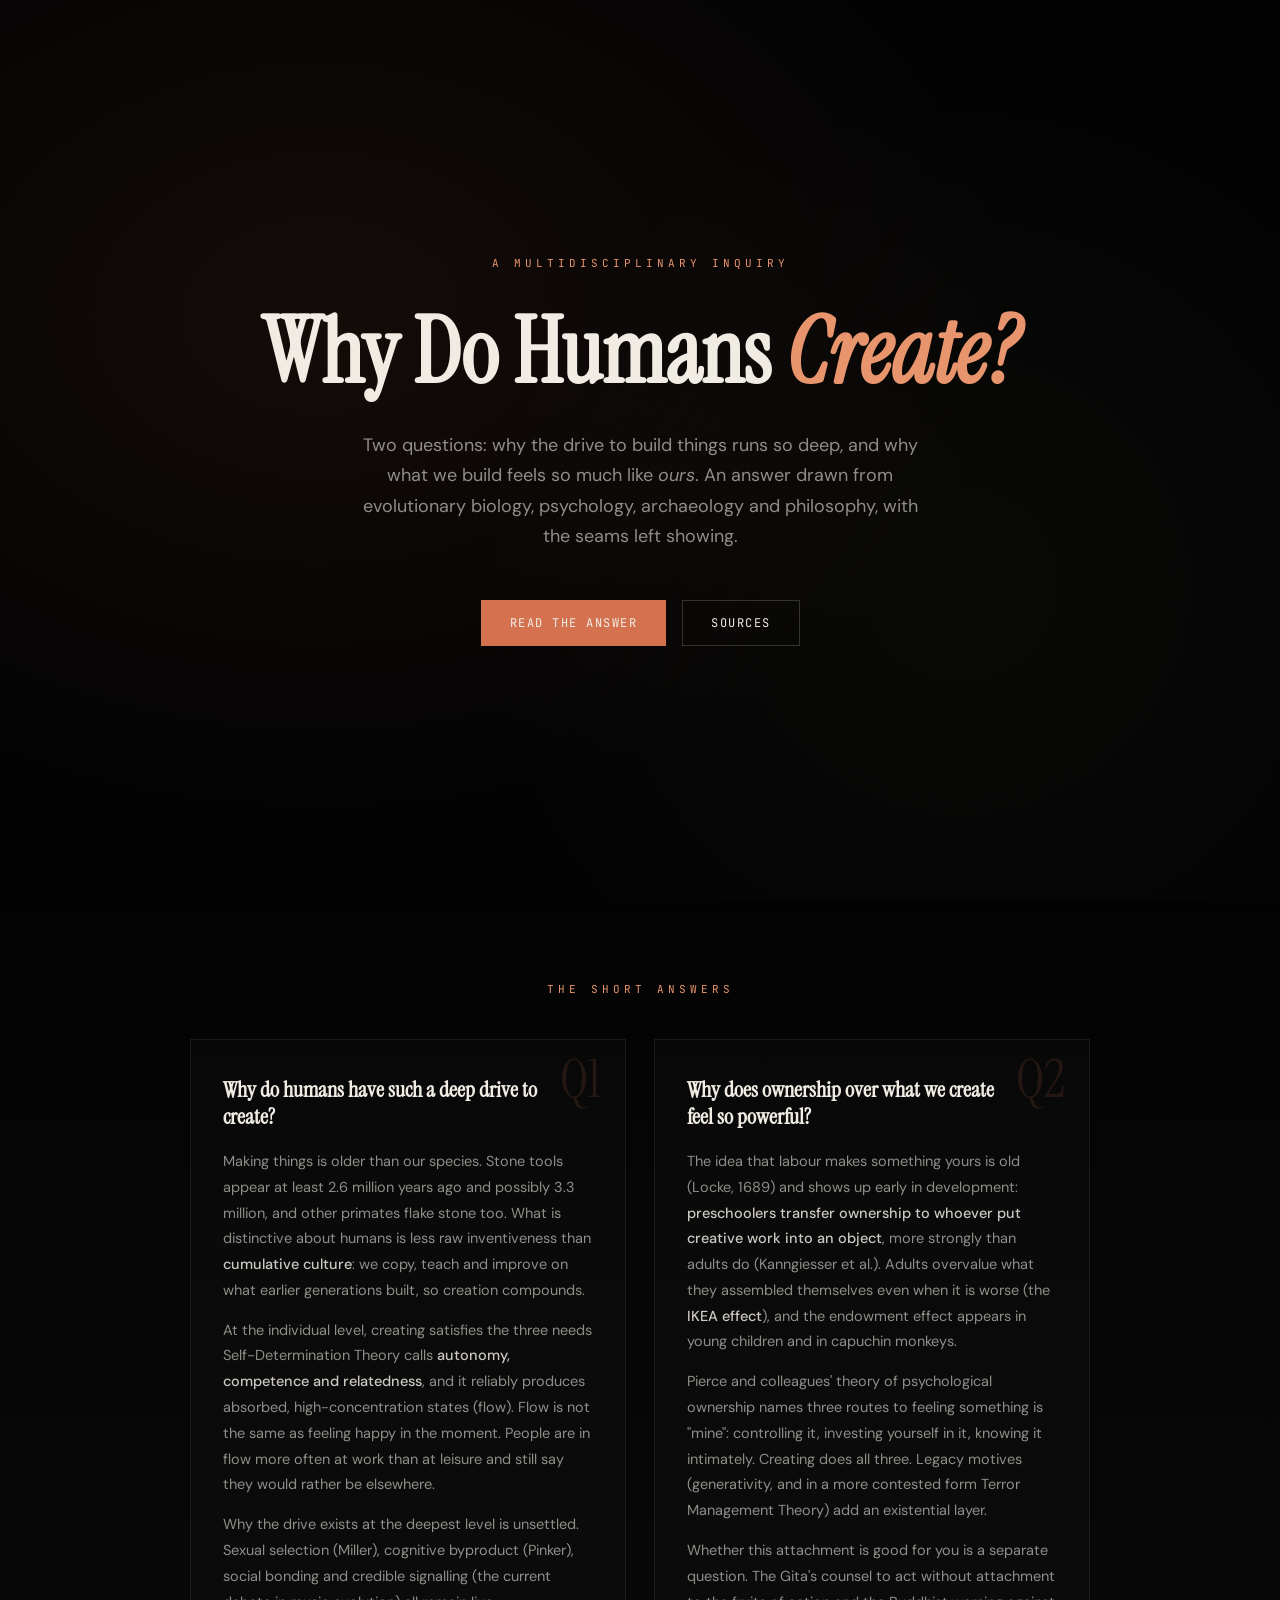
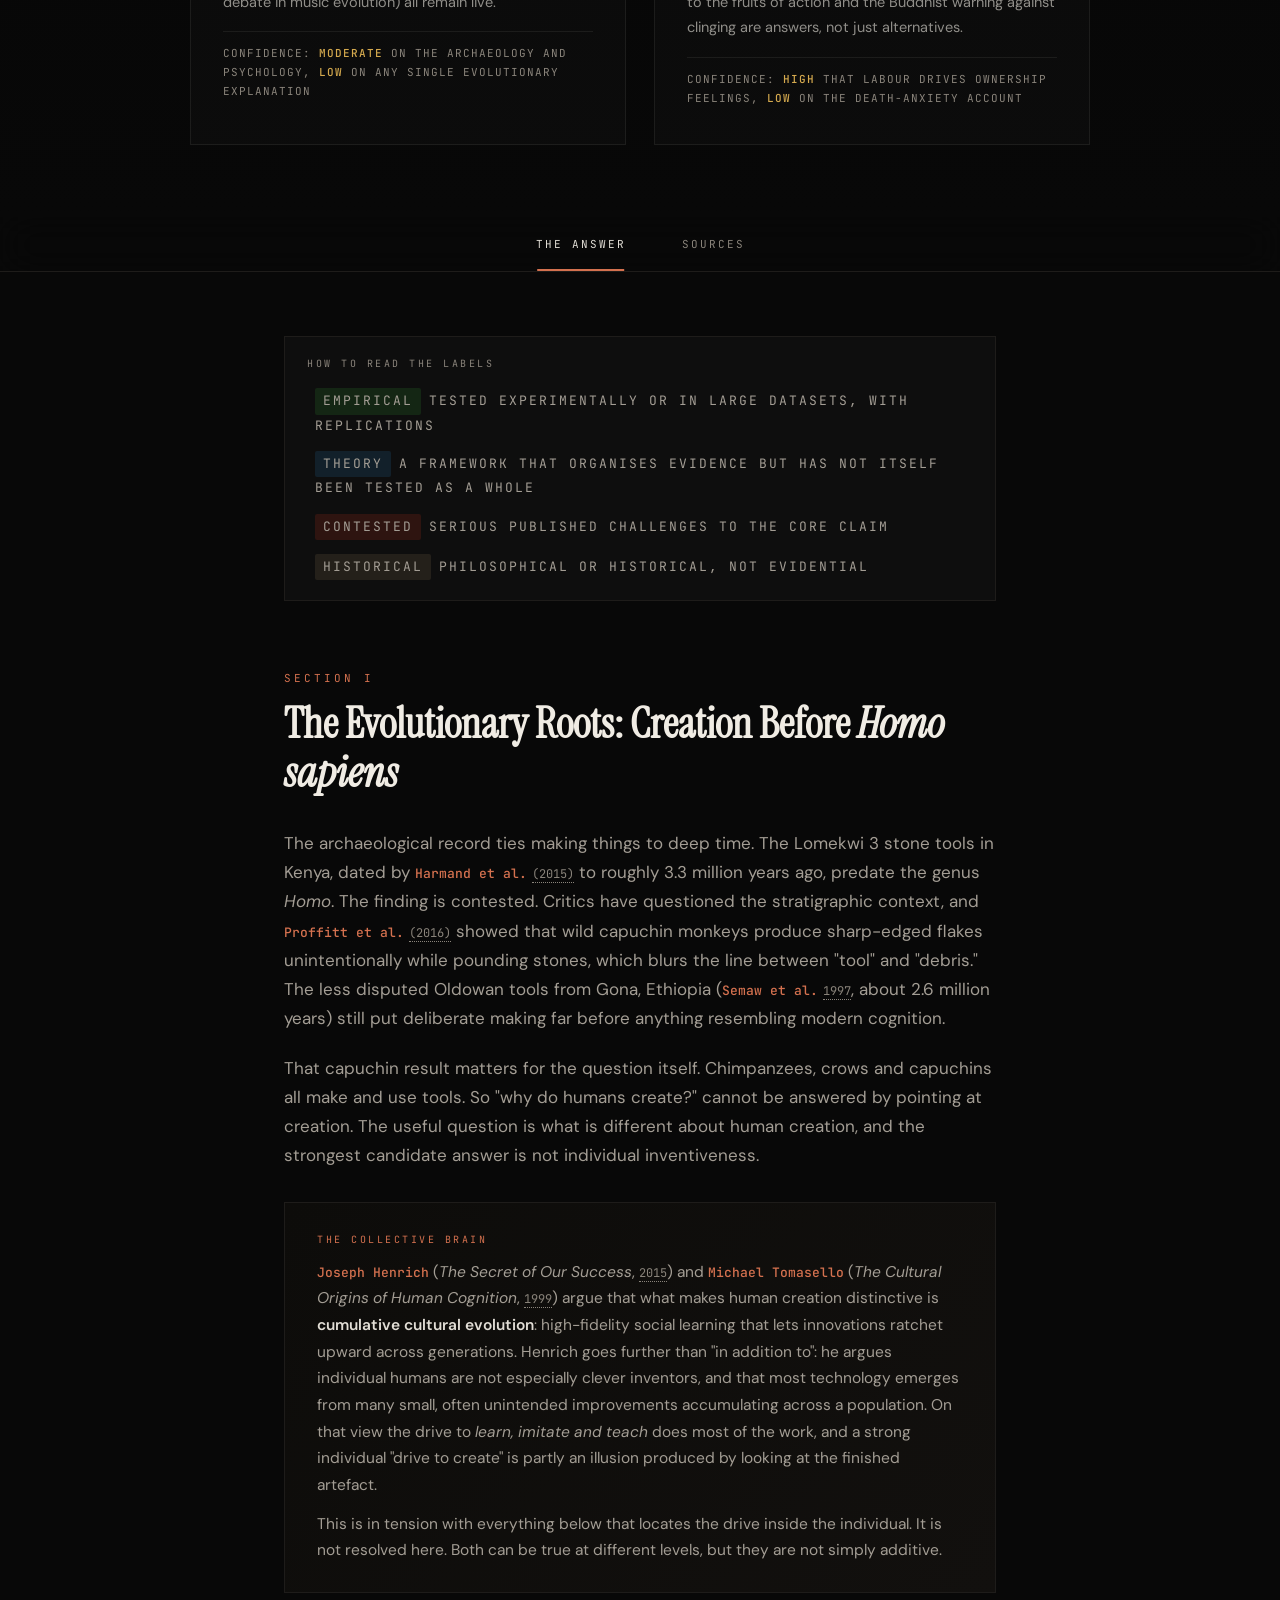
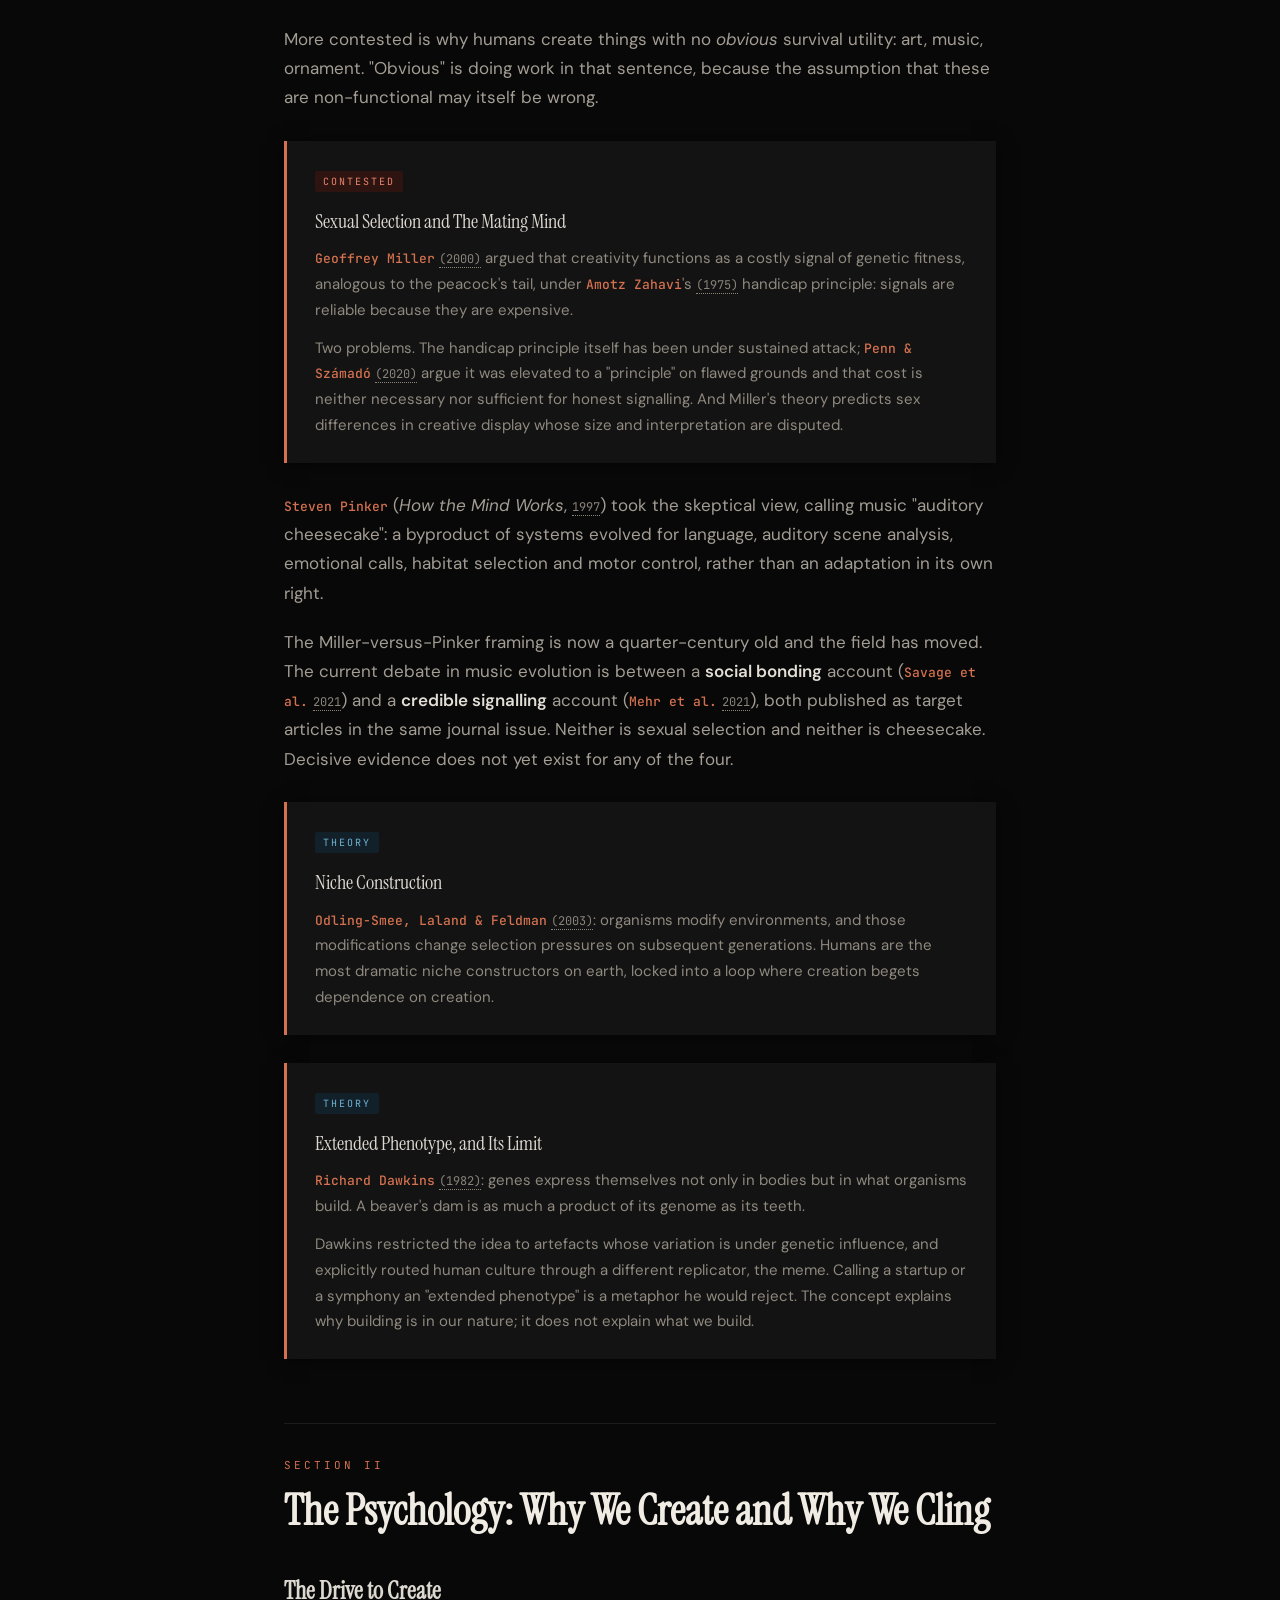
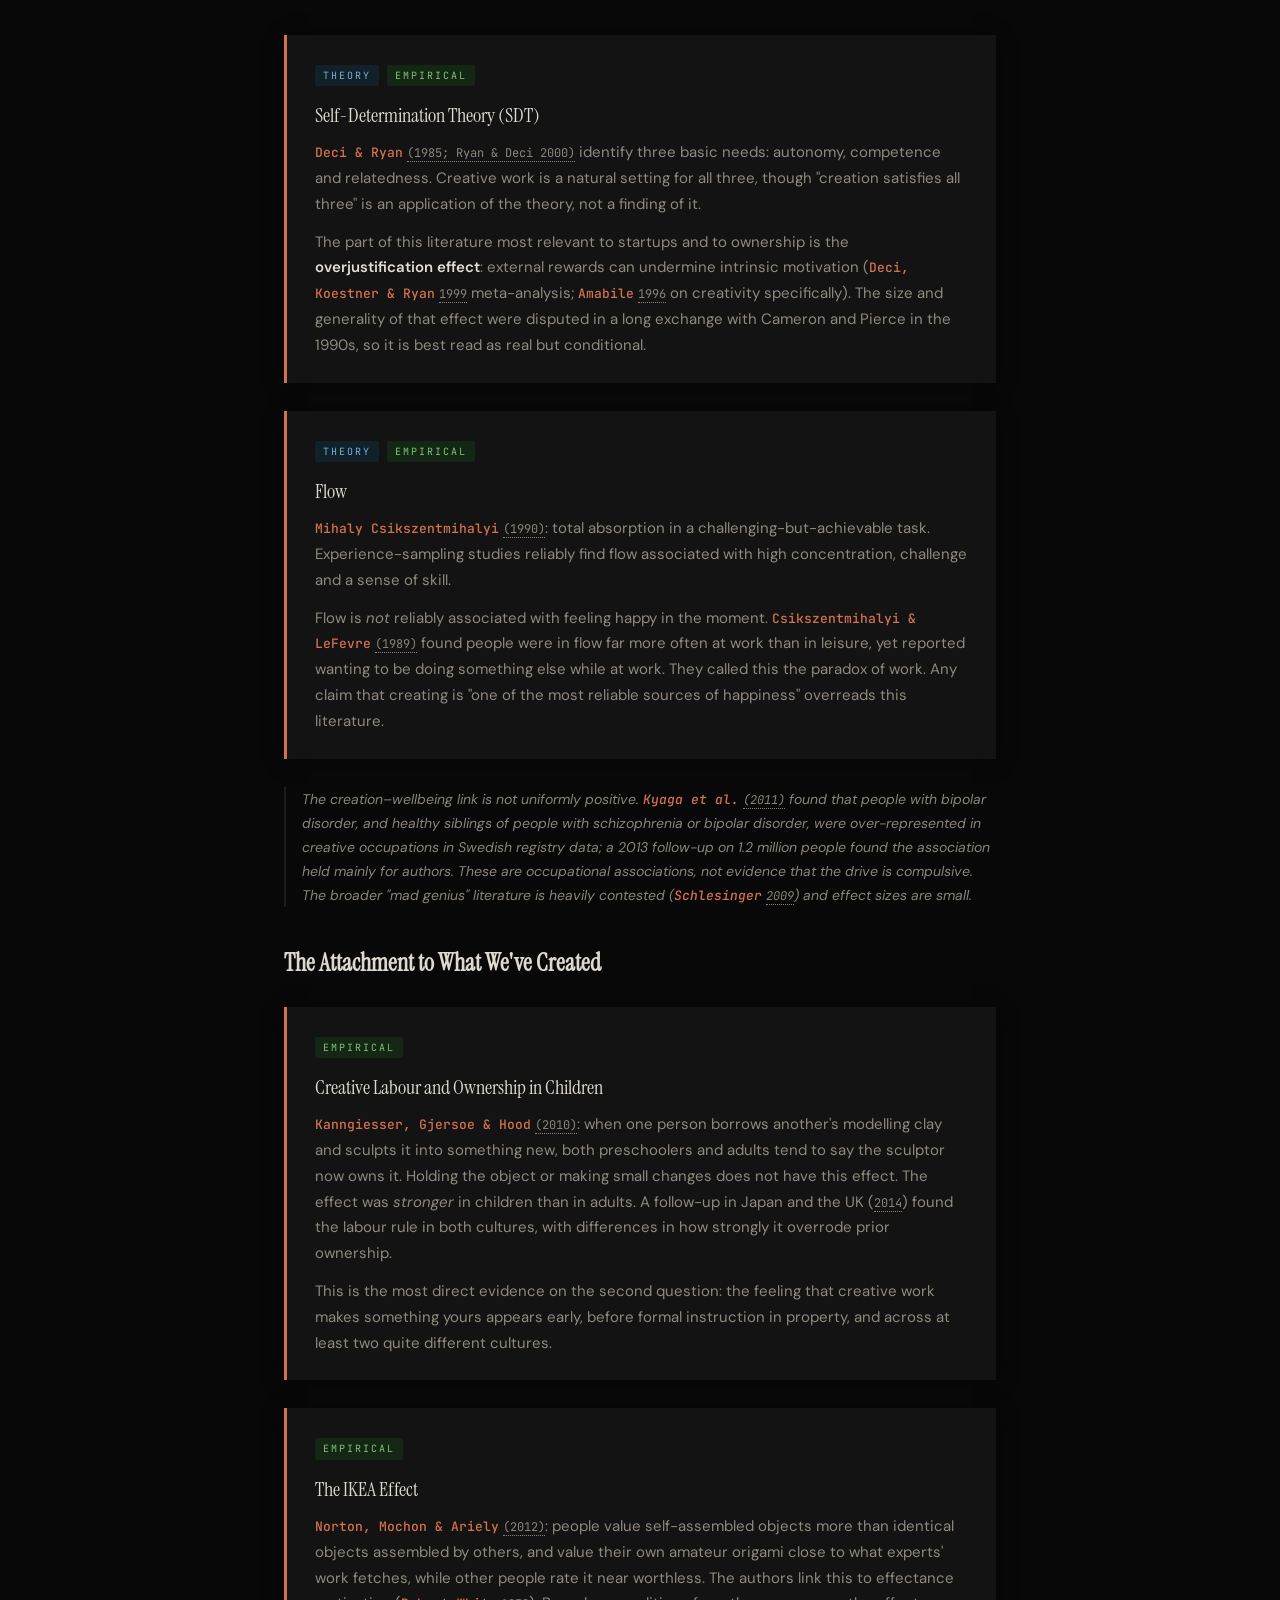
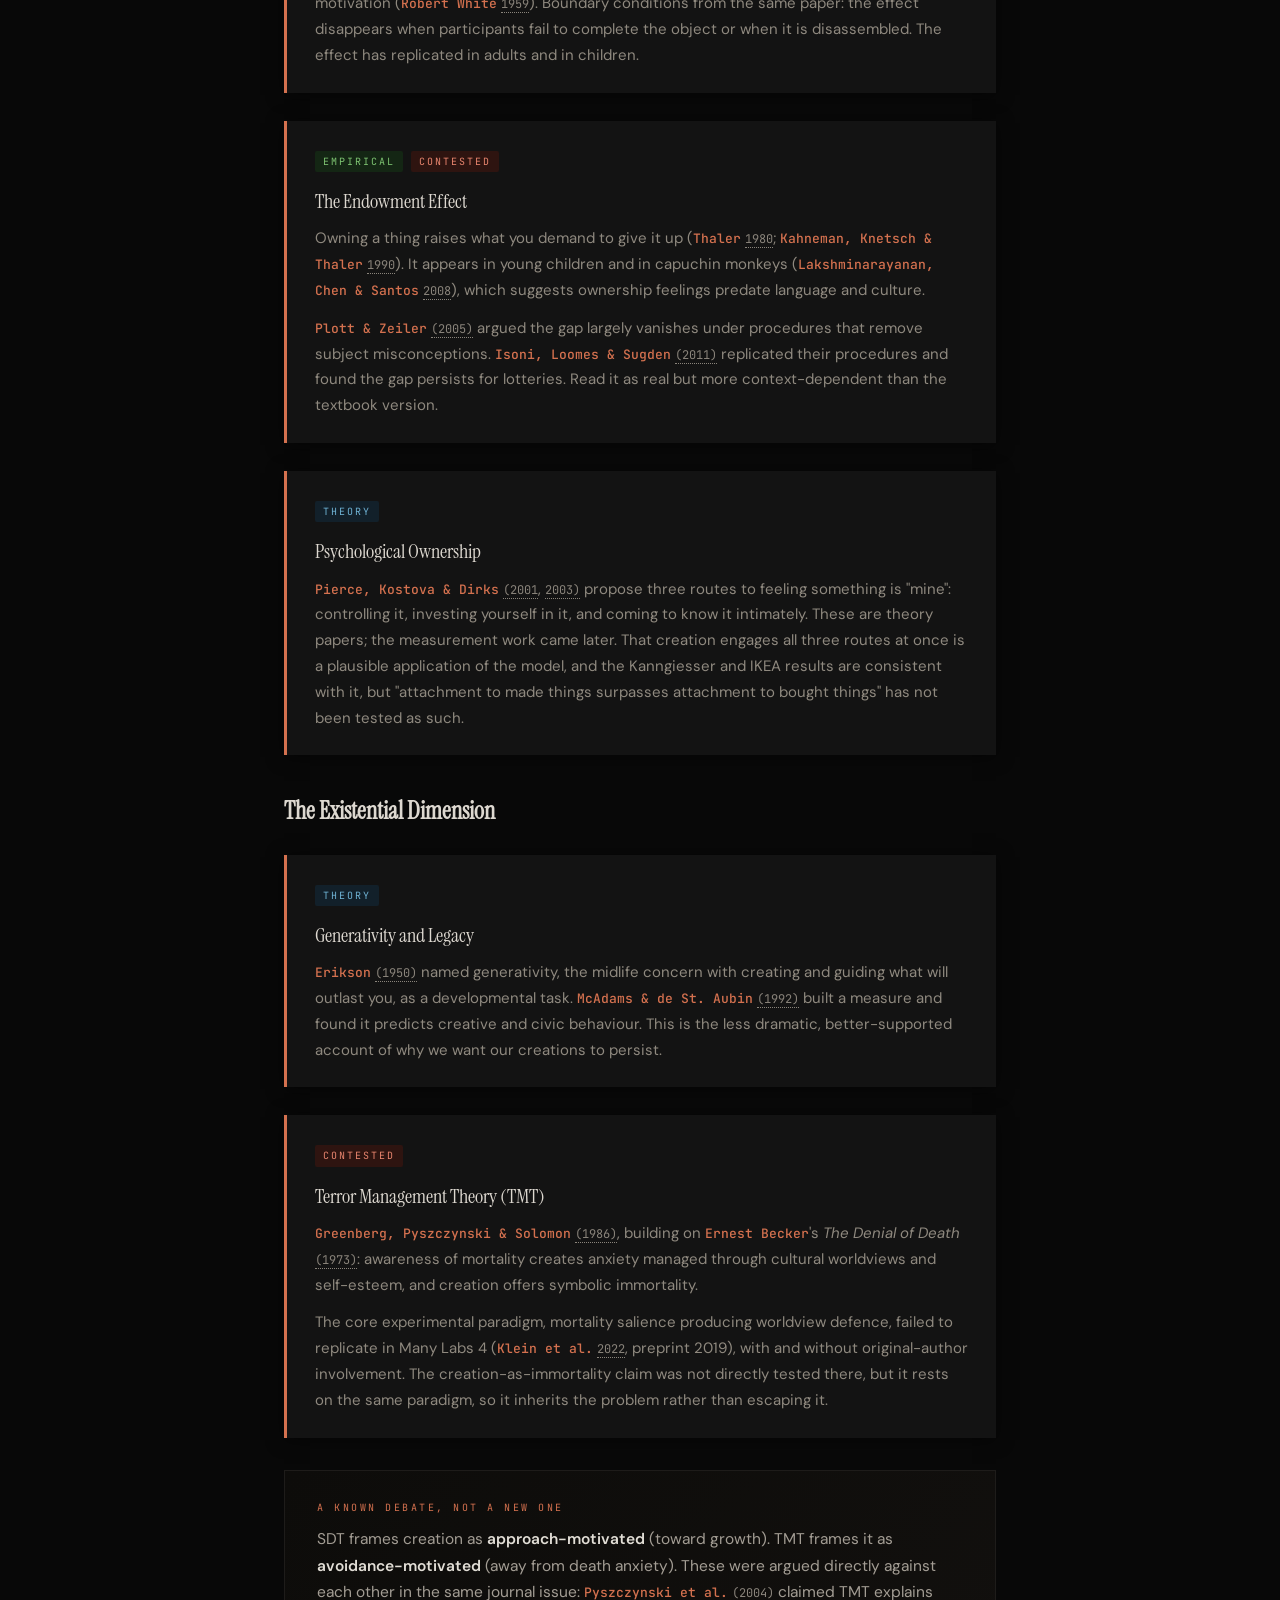
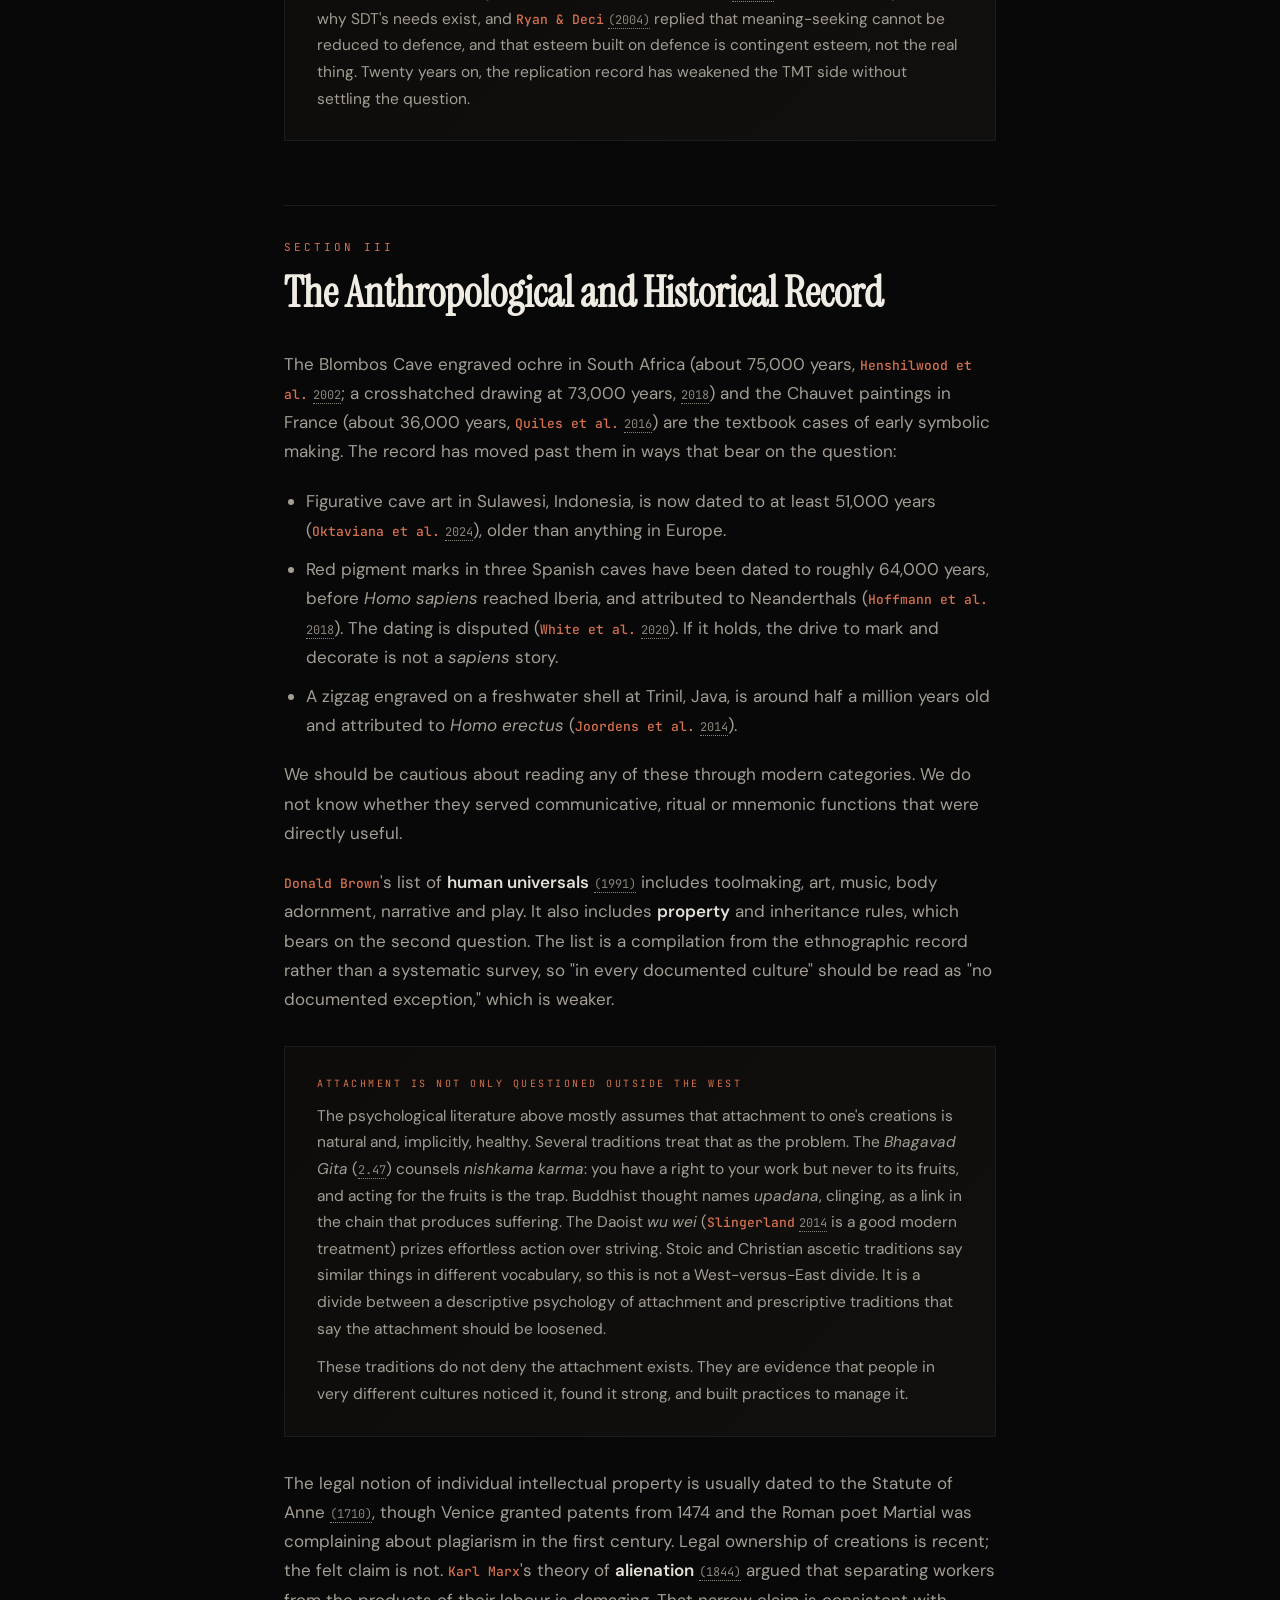
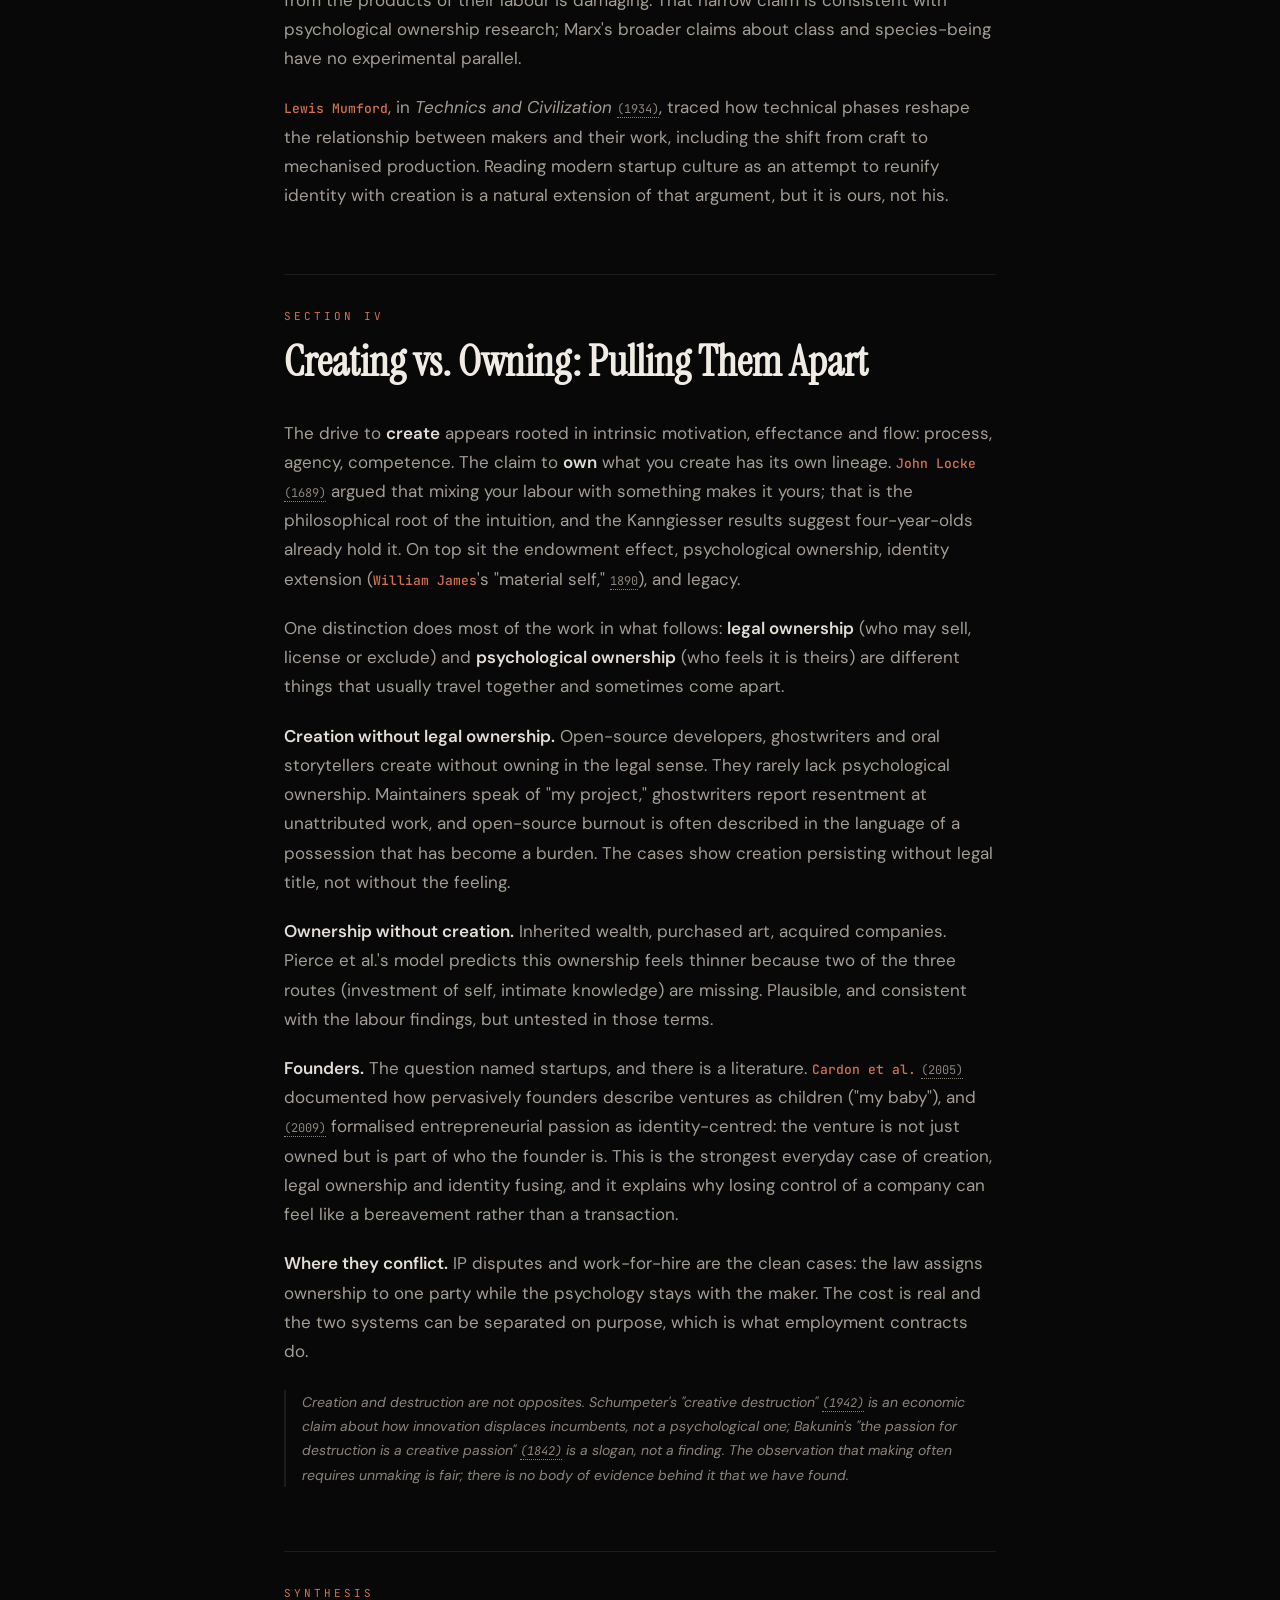
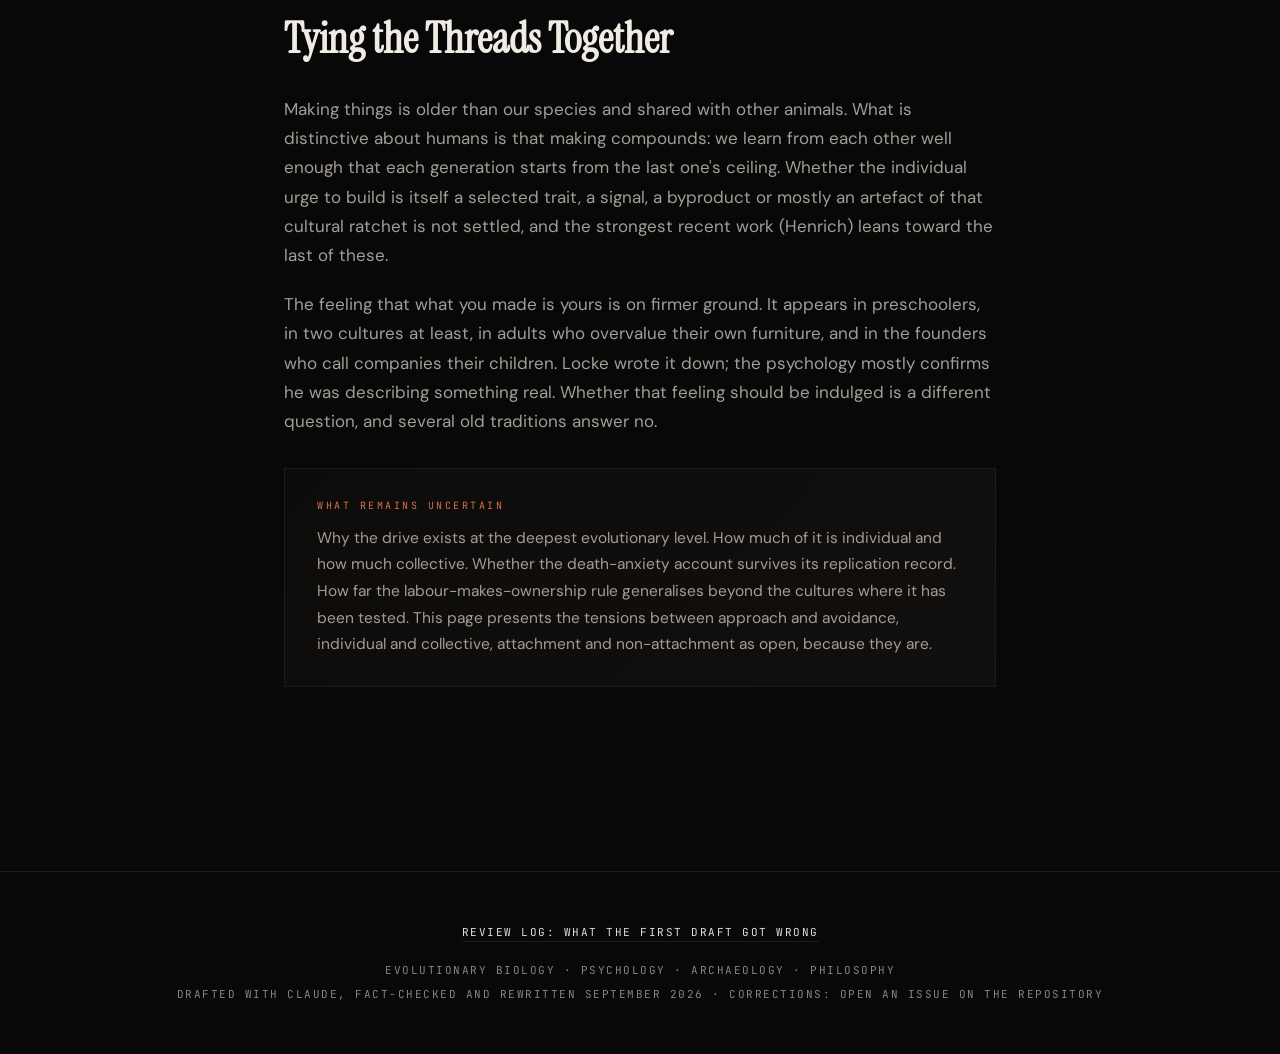
<file: index.html>
<!DOCTYPE html>
<html lang="en">
<head>
<meta charset="UTF-8">
<meta name="viewport" content="width=device-width, initial-scale=1.0">
<title>Why Humans Create: A Multidisciplinary Inquiry</title>
<meta name="description" content="A research-grounded answer to two questions: why humans have such a deep drive to create, and why ownership over what we create feels so powerful. With sources, confidence labels, and a review log.">
<link href="https://fonts.googleapis.com/css2?family=Instrument+Serif:ital@0;1&family=DM+Sans:ital,wght@0,300;0,400;0,500;0,600;1,400&family=JetBrains+Mono:wght@400;500&display=swap" rel="stylesheet">
<link rel="stylesheet" href="style.css">
</head>
<body>

<div class="progress-track" aria-hidden="true"><div class="progress-fill" id="progressFill"></div></div>

<section class="hero">
  <span class="hero-label">A Multidisciplinary Inquiry</span>
  <h1>Why Do Humans <em>Create?</em></h1>
  <p class="hero-sub">Two questions: why the drive to build things runs so deep, and why what we build feels so much like <em>ours</em>. An answer drawn from evolutionary biology, psychology, archaeology and philosophy, with the seams left showing.</p>
  <div class="hero-nav">
    <button class="primary" type="button" onclick="switchTab('research', true)">Read the Answer</button>
    <button type="button" onclick="switchTab('sources', true)">Sources</button>
  </div>
</section>

<section class="tldr-section">
  <div class="tldr-inner">
    <div class="tldr-label">The Short Answers</div>
    <div class="tldr-card">
      <span class="tldr-q-num" aria-hidden="true">Q1</span>
      <h3>Why do humans have such a deep drive to create?</h3>
      <p>Making things is older than our species. Stone tools appear at least 2.6 million years ago and possibly 3.3 million, and other primates flake stone too. What is distinctive about humans is less raw inventiveness than <strong>cumulative culture</strong>: we copy, teach and improve on what earlier generations built, so creation compounds.</p>
      <p>At the individual level, creating satisfies the three needs Self-Determination Theory calls <strong>autonomy, competence and relatedness</strong>, and it reliably produces absorbed, high-concentration states (flow). Flow is not the same as feeling happy in the moment. People are in flow more often at work than at leisure and still say they would rather be elsewhere.</p>
      <p>Why the drive exists at the deepest level is unsettled. Sexual selection (Miller), cognitive byproduct (Pinker), social bonding and credible signalling (the current debate in music evolution) all remain live.</p>
      <div class="confidence">Confidence: <b>moderate</b> on the archaeology and psychology, <b>low</b> on any single evolutionary explanation</div>
    </div>
    <div class="tldr-card">
      <span class="tldr-q-num" aria-hidden="true">Q2</span>
      <h3>Why does ownership over what we create feel so powerful?</h3>
      <p>The idea that labour makes something yours is old (Locke, 1689) and shows up early in development: <strong>preschoolers transfer ownership to whoever put creative work into an object</strong>, more strongly than adults do (Kanngiesser et al.). Adults overvalue what they assembled themselves even when it is worse (the <strong>IKEA effect</strong>), and the endowment effect appears in young children and in capuchin monkeys.</p>
      <p>Pierce and colleagues' theory of psychological ownership names three routes to feeling something is "mine": controlling it, investing yourself in it, knowing it intimately. Creating does all three. Legacy motives (generativity, and in a more contested form Terror Management Theory) add an existential layer.</p>
      <p>Whether this attachment is good for you is a separate question. The Gita's counsel to act without attachment to the fruits of action and the Buddhist warning against clinging are answers, not just alternatives.</p>
      <div class="confidence">Confidence: <b>high</b> that labour drives ownership feelings, <b>low</b> on the death-anxiety account</div>
    </div>
  </div>
</section>

<div class="tab-bar" id="main" role="tablist" aria-label="Page sections">
  <button class="tab-btn" role="tab" id="tab-research" aria-controls="panel-research" aria-selected="true" onclick="switchTab('research')">The Answer</button>
  <button class="tab-btn" role="tab" id="tab-sources" aria-controls="panel-sources" aria-selected="false" onclick="switchTab('sources')">Sources</button>
</div>

<div class="panel active" id="panel-research" role="tabpanel" aria-labelledby="tab-research">
<div class="content-wrap">

  <div class="legend" aria-label="How to read the labels">
    <span class="legend-title">How to read the labels</span>
    <span class="tag"><span class="tag tag-empirical">Empirical</span>Tested experimentally or in large datasets, with replications</span>
    <span class="tag"><span class="tag tag-theory">Theory</span>A framework that organises evidence but has not itself been tested as a whole</span>
    <span class="tag"><span class="tag tag-contested">Contested</span>Serious published challenges to the core claim</span>
    <span class="tag"><span class="tag tag-historical">Historical</span>Philosophical or historical, not evidential</span>
  </div>

  <div class="section-block" id="s1">
    <span class="section-num">Section I</span>
    <h2 class="section-title">The Evolutionary Roots: Creation Before <em>Homo sapiens</em></h2>
    <p>The archaeological record ties making things to deep time. The Lomekwi 3 stone tools in Kenya, dated by <span class="researcher">Harmand et al.</span> <a class="cite" href="#ref-harmand2015">(2015)</a> to roughly 3.3 million years ago, predate the genus <em>Homo</em>. The finding is contested. Critics have questioned the stratigraphic context, and <span class="researcher">Proffitt et al.</span> <a class="cite" href="#ref-proffitt2016">(2016)</a> showed that wild capuchin monkeys produce sharp-edged flakes unintentionally while pounding stones, which blurs the line between "tool" and "debris." The less disputed Oldowan tools from Gona, Ethiopia (<span class="researcher">Semaw et al.</span> <a class="cite" href="#ref-semaw1997">1997</a>, about 2.6 million years) still put deliberate making far before anything resembling modern cognition.</p>
    <p>That capuchin result matters for the question itself. Chimpanzees, crows and capuchins all make and use tools. So "why do humans create?" cannot be answered by pointing at creation. The useful question is what is different about human creation, and the strongest candidate answer is not individual inventiveness.</p>
    <div class="tension-box">
      <div class="tension-label">The Collective Brain</div>
      <p><span class="researcher">Joseph Henrich</span> (<em>The Secret of Our Success</em>, <a class="cite" href="#ref-henrich2015">2015</a>) and <span class="researcher">Michael Tomasello</span> (<em>The Cultural Origins of Human Cognition</em>, <a class="cite" href="#ref-tomasello1999">1999</a>) argue that what makes human creation distinctive is <strong>cumulative cultural evolution</strong>: high-fidelity social learning that lets innovations ratchet upward across generations. Henrich goes further than "in addition to": he argues individual humans are not especially clever inventors, and that most technology emerges from many small, often unintended improvements accumulating across a population. On that view the drive to <em>learn, imitate and teach</em> does most of the work, and a strong individual "drive to create" is partly an illusion produced by looking at the finished artefact.</p>
      <p>This is in tension with everything below that locates the drive inside the individual. It is not resolved here. Both can be true at different levels, but they are not simply additive.</p>
    </div>
    <p>More contested is why humans create things with no <em>obvious</em> survival utility: art, music, ornament. "Obvious" is doing work in that sentence, because the assumption that these are non-functional may itself be wrong.</p>
    <div class="concept-card">
      <div class="card-label"><span class="tag tag-contested">Contested</span></div>
      <div class="card-title">Sexual Selection and The Mating Mind</div>
      <p><span class="researcher">Geoffrey Miller</span> <a class="cite" href="#ref-miller2000">(2000)</a> argued that creativity functions as a costly signal of genetic fitness, analogous to the peacock's tail, under <span class="researcher">Amotz Zahavi</span>'s <a class="cite" href="#ref-zahavi1975">(1975)</a> handicap principle: signals are reliable because they are expensive.</p>
      <p>Two problems. The handicap principle itself has been under sustained attack; <span class="researcher">Penn &amp; Számadó</span> <a class="cite" href="#ref-penn2020">(2020)</a> argue it was elevated to a "principle" on flawed grounds and that cost is neither necessary nor sufficient for honest signalling. And Miller's theory predicts sex differences in creative display whose size and interpretation are disputed.</p>
    </div>
    <p><span class="researcher">Steven Pinker</span> (<em>How the Mind Works</em>, <a class="cite" href="#ref-pinker1997">1997</a>) took the skeptical view, calling music "auditory cheesecake": a byproduct of systems evolved for language, auditory scene analysis, emotional calls, habitat selection and motor control, rather than an adaptation in its own right.</p>
    <p>The Miller-versus-Pinker framing is now a quarter-century old and the field has moved. The current debate in music evolution is between a <strong>social bonding</strong> account (<span class="researcher">Savage et al.</span> <a class="cite" href="#ref-savage2021">2021</a>) and a <strong>credible signalling</strong> account (<span class="researcher">Mehr et al.</span> <a class="cite" href="#ref-mehr2021">2021</a>), both published as target articles in the same journal issue. Neither is sexual selection and neither is cheesecake. Decisive evidence does not yet exist for any of the four.</p>
    <div class="concept-card">
      <div class="card-label"><span class="tag tag-theory">Theory</span></div>
      <div class="card-title">Niche Construction</div>
      <p><span class="researcher">Odling-Smee, Laland &amp; Feldman</span> <a class="cite" href="#ref-odlingsmee2003">(2003)</a>: organisms modify environments, and those modifications change selection pressures on subsequent generations. Humans are the most dramatic niche constructors on earth, locked into a loop where creation begets dependence on creation.</p>
    </div>
    <div class="concept-card">
      <div class="card-label"><span class="tag tag-theory">Theory</span></div>
      <div class="card-title">Extended Phenotype, and Its Limit</div>
      <p><span class="researcher">Richard Dawkins</span> <a class="cite" href="#ref-dawkins1982">(1982)</a>: genes express themselves not only in bodies but in what organisms build. A beaver's dam is as much a product of its genome as its teeth.</p>
      <p>Dawkins restricted the idea to artefacts whose variation is under genetic influence, and explicitly routed human culture through a different replicator, the meme. Calling a startup or a symphony an "extended phenotype" is a metaphor he would reject. The concept explains why building is in our nature; it does not explain what we build.</p>
    </div>
  </div>

  <div class="section-block" id="s2">
    <span class="section-num">Section II</span>
    <h2 class="section-title">The Psychology: Why We Create and Why We Cling</h2>
    <h3 class="sub-title">The Drive to Create</h3>
    <div class="concept-card">
      <div class="card-label"><span class="tag tag-theory">Theory</span><span class="tag tag-empirical">Empirical</span></div>
      <div class="card-title">Self-Determination Theory (SDT)</div>
      <p><span class="researcher">Deci &amp; Ryan</span> <a class="cite" href="#ref-deci1985">(1985; Ryan &amp; Deci 2000)</a> identify three basic needs: autonomy, competence and relatedness. Creative work is a natural setting for all three, though "creation satisfies all three" is an application of the theory, not a finding of it.</p>
      <p>The part of this literature most relevant to startups and to ownership is the <strong>overjustification effect</strong>: external rewards can undermine intrinsic motivation (<span class="researcher">Deci, Koestner &amp; Ryan</span> <a class="cite" href="#ref-deci1999">1999</a> meta-analysis; <span class="researcher">Amabile</span> <a class="cite" href="#ref-amabile1996">1996</a> on creativity specifically). The size and generality of that effect were disputed in a long exchange with Cameron and Pierce in the 1990s, so it is best read as real but conditional.</p>
    </div>
    <div class="concept-card">
      <div class="card-label"><span class="tag tag-theory">Theory</span><span class="tag tag-empirical">Empirical</span></div>
      <div class="card-title">Flow</div>
      <p><span class="researcher">Mihaly Csikszentmihalyi</span> <a class="cite" href="#ref-csik1990">(1990)</a>: total absorption in a challenging-but-achievable task. Experience-sampling studies reliably find flow associated with high concentration, challenge and a sense of skill.</p>
      <p>Flow is <em>not</em> reliably associated with feeling happy in the moment. <span class="researcher">Csikszentmihalyi &amp; LeFevre</span> <a class="cite" href="#ref-csik1989">(1989)</a> found people were in flow far more often at work than in leisure, yet reported wanting to be doing something else while at work. They called this the paradox of work. Any claim that creating is "one of the most reliable sources of happiness" overreads this literature.</p>
    </div>
    <div class="aside-note">The creation–wellbeing link is not uniformly positive. <span class="researcher">Kyaga et al.</span> <a class="cite" href="#ref-kyaga2011">(2011)</a> found that people with bipolar disorder, and healthy siblings of people with schizophrenia or bipolar disorder, were over-represented in creative occupations in Swedish registry data; a 2013 follow-up on 1.2 million people found the association held mainly for authors. These are occupational associations, not evidence that the drive is compulsive. The broader "mad genius" literature is heavily contested (<span class="researcher">Schlesinger</span> <a class="cite" href="#ref-schlesinger2009">2009</a>) and effect sizes are small.</div>
    <h3 class="sub-title">The Attachment to What We've Created</h3>
    <div class="concept-card">
      <div class="card-label"><span class="tag tag-empirical">Empirical</span></div>
      <div class="card-title">Creative Labour and Ownership in Children</div>
      <p><span class="researcher">Kanngiesser, Gjersoe &amp; Hood</span> <a class="cite" href="#ref-kanngiesser2010">(2010)</a>: when one person borrows another's modelling clay and sculpts it into something new, both preschoolers and adults tend to say the sculptor now owns it. Holding the object or making small changes does not have this effect. The effect was <em>stronger</em> in children than in adults. A follow-up in Japan and the UK (<a class="cite" href="#ref-kanngiesser2014">2014</a>) found the labour rule in both cultures, with differences in how strongly it overrode prior ownership.</p>
      <p>This is the most direct evidence on the second question: the feeling that creative work makes something yours appears early, before formal instruction in property, and across at least two quite different cultures.</p>
    </div>
    <div class="concept-card">
      <div class="card-label"><span class="tag tag-empirical">Empirical</span></div>
      <div class="card-title">The IKEA Effect</div>
      <p><span class="researcher">Norton, Mochon &amp; Ariely</span> <a class="cite" href="#ref-norton2012">(2012)</a>: people value self-assembled objects more than identical objects assembled by others, and value their own amateur origami close to what experts' work fetches, while other people rate it near worthless. The authors link this to effectance motivation (<span class="researcher">Robert White</span> <a class="cite" href="#ref-white1959">1959</a>). Boundary conditions from the same paper: the effect disappears when participants fail to complete the object or when it is disassembled. The effect has replicated in adults and in children.</p>
    </div>
    <div class="concept-card">
      <div class="card-label"><span class="tag tag-empirical">Empirical</span><span class="tag tag-contested">Contested</span></div>
      <div class="card-title">The Endowment Effect</div>
      <p>Owning a thing raises what you demand to give it up (<span class="researcher">Thaler</span> <a class="cite" href="#ref-thaler1980">1980</a>; <span class="researcher">Kahneman, Knetsch &amp; Thaler</span> <a class="cite" href="#ref-kkt1990">1990</a>). It appears in young children and in capuchin monkeys (<span class="researcher">Lakshminarayanan, Chen &amp; Santos</span> <a class="cite" href="#ref-santos2008">2008</a>), which suggests ownership feelings predate language and culture.</p>
      <p><span class="researcher">Plott &amp; Zeiler</span> <a class="cite" href="#ref-plott2005">(2005)</a> argued the gap largely vanishes under procedures that remove subject misconceptions. <span class="researcher">Isoni, Loomes &amp; Sugden</span> <a class="cite" href="#ref-isoni2011">(2011)</a> replicated their procedures and found the gap persists for lotteries. Read it as real but more context-dependent than the textbook version.</p>
    </div>
    <div class="concept-card">
      <div class="card-label"><span class="tag tag-theory">Theory</span></div>
      <div class="card-title">Psychological Ownership</div>
      <p><span class="researcher">Pierce, Kostova &amp; Dirks</span> <a class="cite" href="#ref-pierce2001">(2001</a>, <a class="cite" href="#ref-pierce2003">2003)</a> propose three routes to feeling something is "mine": controlling it, investing yourself in it, and coming to know it intimately. These are theory papers; the measurement work came later. That creation engages all three routes at once is a plausible application of the model, and the Kanngiesser and IKEA results are consistent with it, but "attachment to made things surpasses attachment to bought things" has not been tested as such.</p>
    </div>
    <h3 class="sub-title">The Existential Dimension</h3>
    <div class="concept-card">
      <div class="card-label"><span class="tag tag-theory">Theory</span></div>
      <div class="card-title">Generativity and Legacy</div>
      <p><span class="researcher">Erikson</span> <a class="cite" href="#ref-erikson1950">(1950)</a> named generativity, the midlife concern with creating and guiding what will outlast you, as a developmental task. <span class="researcher">McAdams &amp; de St. Aubin</span> <a class="cite" href="#ref-mcadams1992">(1992)</a> built a measure and found it predicts creative and civic behaviour. This is the less dramatic, better-supported account of why we want our creations to persist.</p>
    </div>
    <div class="concept-card">
      <div class="card-label"><span class="tag tag-contested">Contested</span></div>
      <div class="card-title">Terror Management Theory (TMT)</div>
      <p><span class="researcher">Greenberg, Pyszczynski &amp; Solomon</span> <a class="cite" href="#ref-greenberg1986">(1986)</a>, building on <span class="researcher">Ernest Becker</span>'s <em>The Denial of Death</em> <a class="cite" href="#ref-becker1973">(1973)</a>: awareness of mortality creates anxiety managed through cultural worldviews and self-esteem, and creation offers symbolic immortality.</p>
      <p>The core experimental paradigm, mortality salience producing worldview defence, failed to replicate in Many Labs 4 (<span class="researcher">Klein et al.</span> <a class="cite" href="#ref-klein2022">2022</a>, preprint 2019), with and without original-author involvement. The creation-as-immortality claim was not directly tested there, but it rests on the same paradigm, so it inherits the problem rather than escaping it.</p>
    </div>
    <div class="tension-box">
      <div class="tension-label">A Known Debate, Not a New One</div>
      <p>SDT frames creation as <strong>approach-motivated</strong> (toward growth). TMT frames it as <strong>avoidance-motivated</strong> (away from death anxiety). These were argued directly against each other in the same journal issue: <span class="researcher">Pyszczynski et al.</span> <a class="cite" href="#ref-pyszczynski2004">(2004)</a> claimed TMT explains why SDT's needs exist, and <span class="researcher">Ryan &amp; Deci</span> <a class="cite" href="#ref-ryan2004">(2004)</a> replied that meaning-seeking cannot be reduced to defence, and that esteem built on defence is contingent esteem, not the real thing. Twenty years on, the replication record has weakened the TMT side without settling the question.</p>
    </div>
  </div>

  <div class="section-block" id="s3">
    <span class="section-num">Section III</span>
    <h2 class="section-title">The Anthropological and Historical Record</h2>
    <p>The Blombos Cave engraved ochre in South Africa (about 75,000 years, <span class="researcher">Henshilwood et al.</span> <a class="cite" href="#ref-henshilwood2002">2002</a>; a crosshatched drawing at 73,000 years, <a class="cite" href="#ref-henshilwood2018">2018</a>) and the Chauvet paintings in France (about 36,000 years, <span class="researcher">Quiles et al.</span> <a class="cite" href="#ref-quiles2016">2016</a>) are the textbook cases of early symbolic making. The record has moved past them in ways that bear on the question:</p>
    <ul class="plain">
      <li>Figurative cave art in Sulawesi, Indonesia, is now dated to at least 51,000 years (<span class="researcher">Oktaviana et al.</span> <a class="cite" href="#ref-oktaviana2024">2024</a>), older than anything in Europe.</li>
      <li>Red pigment marks in three Spanish caves have been dated to roughly 64,000 years, before <em>Homo sapiens</em> reached Iberia, and attributed to Neanderthals (<span class="researcher">Hoffmann et al.</span> <a class="cite" href="#ref-hoffmann2018">2018</a>). The dating is disputed (<span class="researcher">White et al.</span> <a class="cite" href="#ref-white2020">2020</a>). If it holds, the drive to mark and decorate is not a <em>sapiens</em> story.</li>
      <li>A zigzag engraved on a freshwater shell at Trinil, Java, is around half a million years old and attributed to <em>Homo erectus</em> (<span class="researcher">Joordens et al.</span> <a class="cite" href="#ref-joordens2014">2014</a>).</li>
    </ul>
    <p>We should be cautious about reading any of these through modern categories. We do not know whether they served communicative, ritual or mnemonic functions that were directly useful.</p>
    <p><span class="researcher">Donald Brown</span>'s list of <strong>human universals</strong> <a class="cite" href="#ref-brown1991">(1991)</a> includes toolmaking, art, music, body adornment, narrative and play. It also includes <strong>property</strong> and inheritance rules, which bears on the second question. The list is a compilation from the ethnographic record rather than a systematic survey, so "in every documented culture" should be read as "no documented exception," which is weaker.</p>
    <div class="tension-box">
      <div class="tension-label">Attachment Is Not Only Questioned Outside the West</div>
      <p>The psychological literature above mostly assumes that attachment to one's creations is natural and, implicitly, healthy. Several traditions treat that as the problem. The <em>Bhagavad Gita</em> (<a class="cite" href="#ref-gita">2.47</a>) counsels <em>nishkama karma</em>: you have a right to your work but never to its fruits, and acting for the fruits is the trap. Buddhist thought names <em>upadana</em>, clinging, as a link in the chain that produces suffering. The Daoist <em>wu wei</em> (<span class="researcher">Slingerland</span> <a class="cite" href="#ref-slingerland2014">2014</a> is a good modern treatment) prizes effortless action over striving. Stoic and Christian ascetic traditions say similar things in different vocabulary, so this is not a West-versus-East divide. It is a divide between a descriptive psychology of attachment and prescriptive traditions that say the attachment should be loosened.</p>
      <p>These traditions do not deny the attachment exists. They are evidence that people in very different cultures noticed it, found it strong, and built practices to manage it.</p>
    </div>
    <p>The legal notion of individual intellectual property is usually dated to the Statute of Anne <a class="cite" href="#ref-anne1710">(1710)</a>, though Venice granted patents from 1474 and the Roman poet Martial was complaining about plagiarism in the first century. Legal ownership of creations is recent; the felt claim is not. <span class="researcher">Karl Marx</span>'s theory of <strong>alienation</strong> <a class="cite" href="#ref-marx1844">(1844)</a> argued that separating workers from the products of their labour is damaging. That narrow claim is consistent with psychological ownership research; Marx's broader claims about class and species-being have no experimental parallel.</p>
    <p><span class="researcher">Lewis Mumford</span>, in <em>Technics and Civilization</em> <a class="cite" href="#ref-mumford1934">(1934)</a>, traced how technical phases reshape the relationship between makers and their work, including the shift from craft to mechanised production. Reading modern startup culture as an attempt to reunify identity with creation is a natural extension of that argument, but it is ours, not his.</p>
  </div>

  <div class="section-block" id="s4">
    <span class="section-num">Section IV</span>
    <h2 class="section-title">Creating vs. Owning: Pulling Them Apart</h2>
    <p>The drive to <strong>create</strong> appears rooted in intrinsic motivation, effectance and flow: process, agency, competence. The claim to <strong>own</strong> what you create has its own lineage. <span class="researcher">John Locke</span> <a class="cite" href="#ref-locke1689">(1689)</a> argued that mixing your labour with something makes it yours; that is the philosophical root of the intuition, and the Kanngiesser results suggest four-year-olds already hold it. On top sit the endowment effect, psychological ownership, identity extension (<span class="researcher">William James</span>'s "material self," <a class="cite" href="#ref-james1890">1890</a>), and legacy.</p>
    <p>One distinction does most of the work in what follows: <strong>legal ownership</strong> (who may sell, license or exclude) and <strong>psychological ownership</strong> (who feels it is theirs) are different things that usually travel together and sometimes come apart.</p>
    <p><strong>Creation without legal ownership.</strong> Open-source developers, ghostwriters and oral storytellers create without owning in the legal sense. They rarely lack psychological ownership. Maintainers speak of "my project," ghostwriters report resentment at unattributed work, and open-source burnout is often described in the language of a possession that has become a burden. The cases show creation persisting without legal title, not without the feeling.</p>
    <p><strong>Ownership without creation.</strong> Inherited wealth, purchased art, acquired companies. Pierce et al.'s model predicts this ownership feels thinner because two of the three routes (investment of self, intimate knowledge) are missing. Plausible, and consistent with the labour findings, but untested in those terms.</p>
    <p><strong>Founders.</strong> The question named startups, and there is a literature. <span class="researcher">Cardon et al.</span> <a class="cite" href="#ref-cardon2005">(2005)</a> documented how pervasively founders describe ventures as children ("my baby"), and <a class="cite" href="#ref-cardon2009">(2009)</a> formalised entrepreneurial passion as identity-centred: the venture is not just owned but is part of who the founder is. This is the strongest everyday case of creation, legal ownership and identity fusing, and it explains why losing control of a company can feel like a bereavement rather than a transaction.</p>
    <p><strong>Where they conflict.</strong> IP disputes and work-for-hire are the clean cases: the law assigns ownership to one party while the psychology stays with the maker. The cost is real and the two systems can be separated on purpose, which is what employment contracts do.</p>
    <div class="aside-note">Creation and <em>destruction</em> are not opposites. Schumpeter's "creative destruction" <a class="cite" href="#ref-schumpeter1942">(1942)</a> is an economic claim about how innovation displaces incumbents, not a psychological one; Bakunin's "the passion for destruction is a creative passion" <a class="cite" href="#ref-bakunin1842">(1842)</a> is a slogan, not a finding. The observation that making often requires unmaking is fair; there is no body of evidence behind it that we have found.</div>
  </div>

  <div class="section-block" id="s5">
    <span class="section-num">Synthesis</span>
    <h2 class="section-title">Tying the Threads Together</h2>
    <p>Making things is older than our species and shared with other animals. What is distinctive about humans is that making compounds: we learn from each other well enough that each generation starts from the last one's ceiling. Whether the individual urge to build is itself a selected trait, a signal, a byproduct or mostly an artefact of that cultural ratchet is not settled, and the strongest recent work (Henrich) leans toward the last of these.</p>
    <p>The feeling that what you made is yours is on firmer ground. It appears in preschoolers, in two cultures at least, in adults who overvalue their own furniture, and in the founders who call companies their children. Locke wrote it down; the psychology mostly confirms he was describing something real. Whether that feeling should be indulged is a different question, and several old traditions answer no.</p>
    <div class="tension-box">
      <div class="tension-label">What Remains Uncertain</div>
      <p>Why the drive exists at the deepest evolutionary level. How much of it is individual and how much collective. Whether the death-anxiety account survives its replication record. How far the labour-makes-ownership rule generalises beyond the cultures where it has been tested. This page presents the tensions between approach and avoidance, individual and collective, attachment and non-attachment as open, because they are.</p>
    </div>
  </div>

</div>
</div>

<div class="panel sources" id="panel-sources" role="tabpanel" aria-labelledby="tab-sources">
<div class="content-wrap">
  <div class="section-block">
    <span class="section-num">Sources</span>
    <h2 class="section-title">Everything Cited, With Links</h2>
    <p>Ordered roughly as they appear. Links go to the publisher's DOI where one exists.</p>
    <ol>
      <li id="ref-harmand2015">Harmand, S. et al. (2015). 3.3-million-year-old stone tools from Lomekwi 3, West Turkana, Kenya. <em>Nature</em>, 521, 310–315. <a href="https://doi.org/10.1038/nature14464">doi:10.1038/nature14464</a></li>
      <li id="ref-proffitt2016">Proffitt, T. et al. (2016). Wild monkeys flake stone tools. <em>Nature</em>, 539, 85–88. <a href="https://doi.org/10.1038/nature20112">doi:10.1038/nature20112</a></li>
      <li id="ref-semaw1997">Semaw, S. et al. (1997). 2.5-million-year-old stone tools from Gona, Ethiopia. <em>Nature</em>, 385, 333–336. <a href="https://doi.org/10.1038/385333a0">doi:10.1038/385333a0</a></li>
      <li id="ref-henrich2015">Henrich, J. (2015). <em>The Secret of Our Success</em>. Princeton University Press.</li>
      <li id="ref-tomasello1999">Tomasello, M. (1999). <em>The Cultural Origins of Human Cognition</em>. Harvard University Press.</li>
      <li id="ref-miller2000">Miller, G. (2000). <em>The Mating Mind</em>. Doubleday.</li>
      <li id="ref-zahavi1975">Zahavi, A. (1975). Mate selection: a selection for a handicap. <em>Journal of Theoretical Biology</em>, 53, 205–214. <a href="https://doi.org/10.1016/0022-5193(75)90111-3">doi:10.1016/0022-5193(75)90111-3</a></li>
      <li id="ref-penn2020">Penn, D. J. &amp; Számadó, S. (2020). The Handicap Principle: how an erroneous hypothesis became a scientific principle. <em>Biological Reviews</em>, 95, 267–290. <a href="https://doi.org/10.1111/brv.12563">doi:10.1111/brv.12563</a></li>
      <li id="ref-pinker1997">Pinker, S. (1997). <em>How the Mind Works</em>. W. W. Norton. (Chapter 8, "The Meaning of Life.")</li>
      <li id="ref-savage2021">Savage, P. E. et al. (2021). Music as a coevolved system for social bonding. <em>Behavioral and Brain Sciences</em>, 44, e59. <a href="https://doi.org/10.1017/S0140525X20000333">doi:10.1017/S0140525X20000333</a></li>
      <li id="ref-mehr2021">Mehr, S. A. et al. (2021). Origins of music in credible signaling. <em>Behavioral and Brain Sciences</em>, 44, e60. <a href="https://doi.org/10.1017/S0140525X20000345">doi:10.1017/S0140525X20000345</a></li>
      <li id="ref-odlingsmee2003">Odling-Smee, F. J., Laland, K. N. &amp; Feldman, M. W. (2003). <em>Niche Construction: The Neglected Process in Evolution</em>. Princeton University Press.</li>
      <li id="ref-dawkins1982">Dawkins, R. (1982). <em>The Extended Phenotype</em>. Oxford University Press.</li>
      <li id="ref-deci1985">Deci, E. L. &amp; Ryan, R. M. (1985). <em>Intrinsic Motivation and Self-Determination in Human Behavior</em>. Plenum. Ryan, R. M. &amp; Deci, E. L. (2000). Self-determination theory and the facilitation of intrinsic motivation, social development, and well-being. <em>American Psychologist</em>, 55, 68–78. <a href="https://doi.org/10.1037/0003-066X.55.1.68">doi:10.1037/0003-066X.55.1.68</a></li>
      <li id="ref-deci1999">Deci, E. L., Koestner, R. &amp; Ryan, R. M. (1999). A meta-analytic review of experiments examining the effects of extrinsic rewards on intrinsic motivation. <em>Psychological Bulletin</em>, 125, 627–668. <a href="https://doi.org/10.1037/0033-2909.125.6.627">doi:10.1037/0033-2909.125.6.627</a></li>
      <li id="ref-amabile1996">Amabile, T. M. (1996). <em>Creativity in Context</em>. Westview Press.</li>
      <li id="ref-csik1990">Csikszentmihalyi, M. (1990). <em>Flow: The Psychology of Optimal Experience</em>. Harper &amp; Row.</li>
      <li id="ref-csik1989">Csikszentmihalyi, M. &amp; LeFevre, J. (1989). Optimal experience in work and leisure. <em>Journal of Personality and Social Psychology</em>, 56, 815–822. <a href="https://doi.org/10.1037/0022-3514.56.5.815">doi:10.1037/0022-3514.56.5.815</a></li>
      <li id="ref-kyaga2011">Kyaga, S. et al. (2011). Creativity and mental disorder: family study of 300,000 people with severe mental disorder. <em>British Journal of Psychiatry</em>, 199, 373–379. <a href="https://doi.org/10.1192/bjp.bp.110.085316">doi:10.1192/bjp.bp.110.085316</a>. Kyaga, S. et al. (2013). Mental illness, suicide and creativity: 40-year prospective total population study. <em>Journal of Psychiatric Research</em>, 47, 83–90. <a href="https://doi.org/10.1016/j.jpsychires.2012.09.010">doi:10.1016/j.jpsychires.2012.09.010</a></li>
      <li id="ref-schlesinger2009">Schlesinger, J. (2009). Creative mythconceptions: a closer look at the evidence for the "mad genius" hypothesis. <em>Psychology of Aesthetics, Creativity, and the Arts</em>, 3, 62–72. <a href="https://doi.org/10.1037/a0013975">doi:10.1037/a0013975</a></li>
      <li id="ref-kanngiesser2010">Kanngiesser, P., Gjersoe, N. &amp; Hood, B. M. (2010). The effect of creative labor on property-ownership transfer by preschool children and adults. <em>Psychological Science</em>, 21, 1236–1241. <a href="https://doi.org/10.1177/0956797610380701">doi:10.1177/0956797610380701</a></li>
      <li id="ref-kanngiesser2014">Kanngiesser, P., Itakura, S. &amp; Hood, B. M. (2014). The effect of labour on ownership decisions in two cultures: developmental evidence from Japan and the United Kingdom. <em>British Journal of Developmental Psychology</em>, 32, 320–329. <a href="https://doi.org/10.1111/bjdp.12043">doi:10.1111/bjdp.12043</a></li>
      <li id="ref-norton2012">Norton, M. I., Mochon, D. &amp; Ariely, D. (2012). The IKEA effect: when labor leads to love. <em>Journal of Consumer Psychology</em>, 22, 453–460. <a href="https://doi.org/10.1016/j.jcps.2011.08.002">doi:10.1016/j.jcps.2011.08.002</a></li>
      <li id="ref-white1959">White, R. W. (1959). Motivation reconsidered: the concept of competence. <em>Psychological Review</em>, 66, 297–333. <a href="https://doi.org/10.1037/h0040934">doi:10.1037/h0040934</a></li>
      <li id="ref-thaler1980">Thaler, R. (1980). Toward a positive theory of consumer choice. <em>Journal of Economic Behavior &amp; Organization</em>, 1, 39–60. <a href="https://doi.org/10.1016/0167-2681(80)90051-7">doi:10.1016/0167-2681(80)90051-7</a></li>
      <li id="ref-kkt1990">Kahneman, D., Knetsch, J. L. &amp; Thaler, R. H. (1990). Experimental tests of the endowment effect and the Coase theorem. <em>Journal of Political Economy</em>, 98, 1325–1348. <a href="https://doi.org/10.1086/261737">doi:10.1086/261737</a></li>
      <li id="ref-santos2008">Lakshminarayanan, V., Chen, M. K. &amp; Santos, L. R. (2008). Endowment effect in capuchin monkeys. <em>Philosophical Transactions of the Royal Society B</em>, 363, 3837–3844. <a href="https://doi.org/10.1098/rstb.2008.0149">doi:10.1098/rstb.2008.0149</a></li>
      <li id="ref-plott2005">Plott, C. R. &amp; Zeiler, K. (2005). The willingness to pay–willingness to accept gap, the "endowment effect," subject misconceptions, and experimental procedures for eliciting valuations. <em>American Economic Review</em>, 95, 530–545. <a href="https://doi.org/10.1257/0002828054201387">doi:10.1257/0002828054201387</a></li>
      <li id="ref-isoni2011">Isoni, A., Loomes, G. &amp; Sugden, R. (2011). The willingness to pay–willingness to accept gap, the "endowment effect," subject misconceptions, and experimental procedures for eliciting valuations: comment. <em>American Economic Review</em>, 101, 991–1011. <a href="https://doi.org/10.1257/aer.101.2.991">doi:10.1257/aer.101.2.991</a></li>
      <li id="ref-pierce2001">Pierce, J. L., Kostova, T. &amp; Dirks, K. T. (2001). Toward a theory of psychological ownership in organizations. <em>Academy of Management Review</em>, 26, 298–310. <a href="https://doi.org/10.5465/amr.2001.4378028">doi:10.5465/amr.2001.4378028</a></li>
      <li id="ref-pierce2003">Pierce, J. L., Kostova, T. &amp; Dirks, K. T. (2003). The state of psychological ownership: integrating and extending a century of research. <em>Review of General Psychology</em>, 7, 84–107. <a href="https://doi.org/10.1037/1089-2680.7.1.84">doi:10.1037/1089-2680.7.1.84</a></li>
      <li id="ref-erikson1950">Erikson, E. H. (1950). <em>Childhood and Society</em>. W. W. Norton.</li>
      <li id="ref-mcadams1992">McAdams, D. P. &amp; de St. Aubin, E. (1992). A theory of generativity and its assessment through self-report, behavioral acts, and narrative themes in autobiography. <em>Journal of Personality and Social Psychology</em>, 62, 1003–1015. <a href="https://doi.org/10.1037/0022-3514.62.6.1003">doi:10.1037/0022-3514.62.6.1003</a></li>
      <li id="ref-greenberg1986">Greenberg, J., Pyszczynski, T. &amp; Solomon, S. (1986). The causes and consequences of a need for self-esteem: a terror management theory. In R. F. Baumeister (ed.), <em>Public Self and Private Self</em>, 189–212. Springer.</li>
      <li id="ref-becker1973">Becker, E. (1973). <em>The Denial of Death</em>. Free Press.</li>
      <li id="ref-klein2022">Klein, R. A. et al. (2022). Many Labs 4: failure to replicate mortality salience effect with and without original author involvement. <em>Collabra: Psychology</em>, 8(1), 35271. <a href="https://doi.org/10.1525/collabra.35271">doi:10.1525/collabra.35271</a></li>
      <li id="ref-pyszczynski2004">Pyszczynski, T., Greenberg, J., Solomon, S., Arndt, J. &amp; Schimel, J. (2004). Why do people need self-esteem? A theoretical and empirical review. <em>Psychological Bulletin</em>, 130, 435–468. <a href="https://doi.org/10.1037/0033-2909.130.3.435">doi:10.1037/0033-2909.130.3.435</a></li>
      <li id="ref-ryan2004">Ryan, R. M. &amp; Deci, E. L. (2004). Avoiding death or engaging life as accounts of meaning and culture: comment on Pyszczynski et al. (2004). <em>Psychological Bulletin</em>, 130, 473–477. <a href="https://doi.org/10.1037/0033-2909.130.3.473">doi:10.1037/0033-2909.130.3.473</a></li>
      <li id="ref-henshilwood2002">Henshilwood, C. S. et al. (2002). Emergence of modern human behavior: Middle Stone Age engravings from South Africa. <em>Science</em>, 295, 1278–1280. <a href="https://doi.org/10.1126/science.1067575">doi:10.1126/science.1067575</a></li>
      <li id="ref-henshilwood2018">Henshilwood, C. S. et al. (2018). An abstract drawing from the 73,000-year-old levels at Blombos Cave, South Africa. <em>Nature</em>, 562, 115–118. <a href="https://doi.org/10.1038/s41586-018-0514-3">doi:10.1038/s41586-018-0514-3</a></li>
      <li id="ref-quiles2016">Quiles, A. et al. (2016). A high-precision chronological model for the decorated Upper Paleolithic cave of Chauvet-Pont d'Arc. <em>PNAS</em>, 113, 4670–4675. <a href="https://doi.org/10.1073/pnas.1523158113">doi:10.1073/pnas.1523158113</a></li>
      <li id="ref-oktaviana2024">Oktaviana, A. A. et al. (2024). Narrative cave art in Indonesia by 51,200 years ago. <em>Nature</em>, 631, 814–818. <a href="https://doi.org/10.1038/s41586-024-07541-7">doi:10.1038/s41586-024-07541-7</a></li>
      <li id="ref-hoffmann2018">Hoffmann, D. L. et al. (2018). U-Th dating of carbonate crusts reveals Neandertal origin of Iberian cave art. <em>Science</em>, 359, 912–915. <a href="https://doi.org/10.1126/science.aap7778">doi:10.1126/science.aap7778</a></li>
      <li id="ref-white2020">White, R. et al. (2020). Still no archaeological evidence that Neanderthals created Iberian cave art. <em>Journal of Human Evolution</em>, 144, 102640. <a href="https://doi.org/10.1016/j.jhevol.2019.102640">doi:10.1016/j.jhevol.2019.102640</a></li>
      <li id="ref-joordens2014">Joordens, J. C. A. et al. (2015). <em>Homo erectus</em> at Trinil on Java used shells for tool production and engraving. <em>Nature</em>, 518, 228–231 (online 2014). <a href="https://doi.org/10.1038/nature13962">doi:10.1038/nature13962</a></li>
      <li id="ref-brown1991">Brown, D. E. (1991). <em>Human Universals</em>. McGraw-Hill.</li>
      <li id="ref-gita"><em>Bhagavad Gita</em>, 2.47. "You have a right to your actions, but never to the fruits of your actions." Any standard translation.</li>
      <li id="ref-slingerland2014">Slingerland, E. (2014). <em>Trying Not to Try: The Art and Science of Spontaneity</em>. Crown.</li>
      <li id="ref-anne1710">Statute of Anne, 8 Ann. c. 21 (1710). Venetian Patent Statute (1474). Martial, <em>Epigrams</em> 1.52 (on "plagiarius").</li>
      <li id="ref-marx1844">Marx, K. (1844). <em>Economic and Philosophic Manuscripts of 1844</em>, "Estranged Labour."</li>
      <li id="ref-mumford1934">Mumford, L. (1934). <em>Technics and Civilization</em>. Harcourt, Brace.</li>
      <li id="ref-locke1689">Locke, J. (1689). <em>Second Treatise of Government</em>, chapter 5, "Of Property."</li>
      <li id="ref-james1890">James, W. (1890). <em>The Principles of Psychology</em>, chapter 10, "The Consciousness of Self." Henry Holt.</li>
      <li id="ref-cardon2005">Cardon, M. S., Zietsma, C., Saparito, P., Matherne, B. P. &amp; Davis, C. (2005). A tale of passion: new insights into entrepreneurship from a parenthood metaphor. <em>Journal of Business Venturing</em>, 20, 23–45. <a href="https://doi.org/10.1016/j.jbusvent.2004.01.002">doi:10.1016/j.jbusvent.2004.01.002</a></li>
      <li id="ref-cardon2009">Cardon, M. S., Wincent, J., Singh, J. &amp; Drnovsek, M. (2009). The nature and experience of entrepreneurial passion. <em>Academy of Management Review</em>, 34, 511–532. <a href="https://doi.org/10.5465/amr.2009.40633190">doi:10.5465/amr.2009.40633190</a></li>
      <li id="ref-schumpeter1942">Schumpeter, J. A. (1942). <em>Capitalism, Socialism and Democracy</em>, chapter 7. Harper.</li>
      <li id="ref-bakunin1842">Bakunin, M. (1842). "The Reaction in Germany." <em>Deutsche Jahrbücher</em>.</li>
      <li id="ref-henrich2010">Henrich, J., Heine, S. J. &amp; Norenzayan, A. (2010). The weirdest people in the world? <em>Behavioral and Brain Sciences</em>, 33, 61–83. <a href="https://doi.org/10.1017/S0140525X0999152X">doi:10.1017/S0140525X0999152X</a></li>
    </ol>
  </div>
</div>
</div>

<div class="footer">
  <div class="footer-links"><a href="review.html">Review Log: what the first draft got wrong</a></div>
  Evolutionary Biology · Psychology · Archaeology · Philosophy<br>Drafted with Claude, fact-checked and rewritten September 2026 · Corrections: open an issue on the repository
</div>

<script>
  var TABS = ['research', 'sources'];

  function switchTab(tab, scroll) {
    if (TABS.indexOf(tab) === -1) tab = 'research';
    TABS.forEach(function (t) {
      var btn = document.getElementById('tab-' + t);
      var panel = document.getElementById('panel-' + t);
      var on = t === tab;
      btn.setAttribute('aria-selected', on ? 'true' : 'false');
      panel.classList.toggle('active', on);
    });
    if (scroll !== false && history.replaceState) history.replaceState(null, '', '#' + tab);
    if (scroll !== false) {
      var top = document.getElementById('main').getBoundingClientRect().top + window.pageYOffset;
      if (scroll === true || window.pageYOffset > top) window.scrollTo(0, top);
    }
  }

  // Deep links: #audit / #sources / #ref-xxx / #s3
  (function () {
    var h = location.hash.replace('#', '');
    if (!h) return;
    if (h === 'audit') { location.replace('review.html'); return; }
    if (TABS.indexOf(h) !== -1) { switchTab(h, true); return; }
    if (h.indexOf('ref-') === 0) { switchTab('sources', false); }
    var el = document.getElementById(h);
    if (el) setTimeout(function () { el.scrollIntoView(); }, 0);
  })();

  // Citation links: open the Sources tab, then jump
  document.addEventListener('click', function (e) {
    var a = e.target.closest('a.cite');
    if (!a) return;
    var id = a.getAttribute('href').slice(1);
    switchTab('sources', false);
    var el = document.getElementById(id);
    if (el) { e.preventDefault(); history.replaceState(null, '', '#' + id); el.scrollIntoView(); }
  });

  window.addEventListener('scroll', function () {
    var h = document.documentElement;
    var max = h.scrollHeight - h.clientHeight;
    document.getElementById('progressFill').style.width = (max > 0 ? (h.scrollTop / max) * 100 : 0) + '%';
  });
</script>

</body>
</html>
</file>
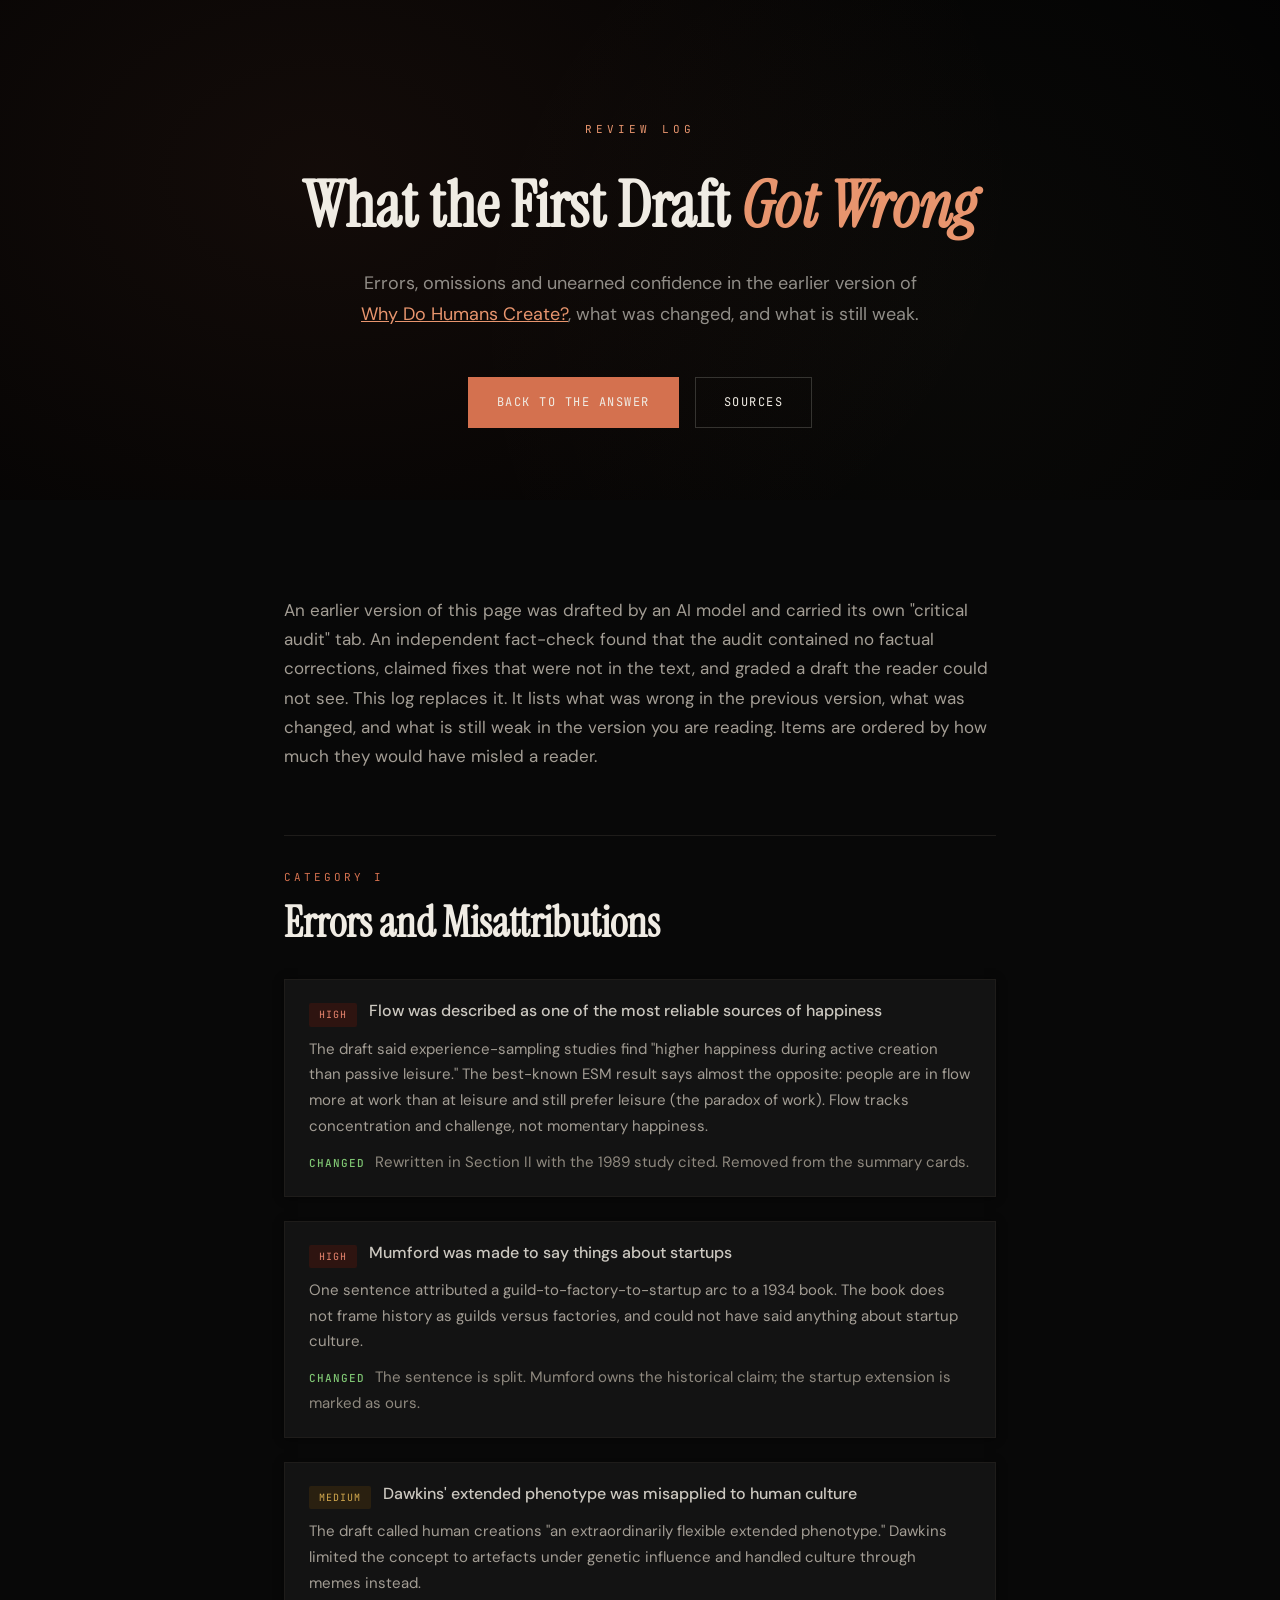
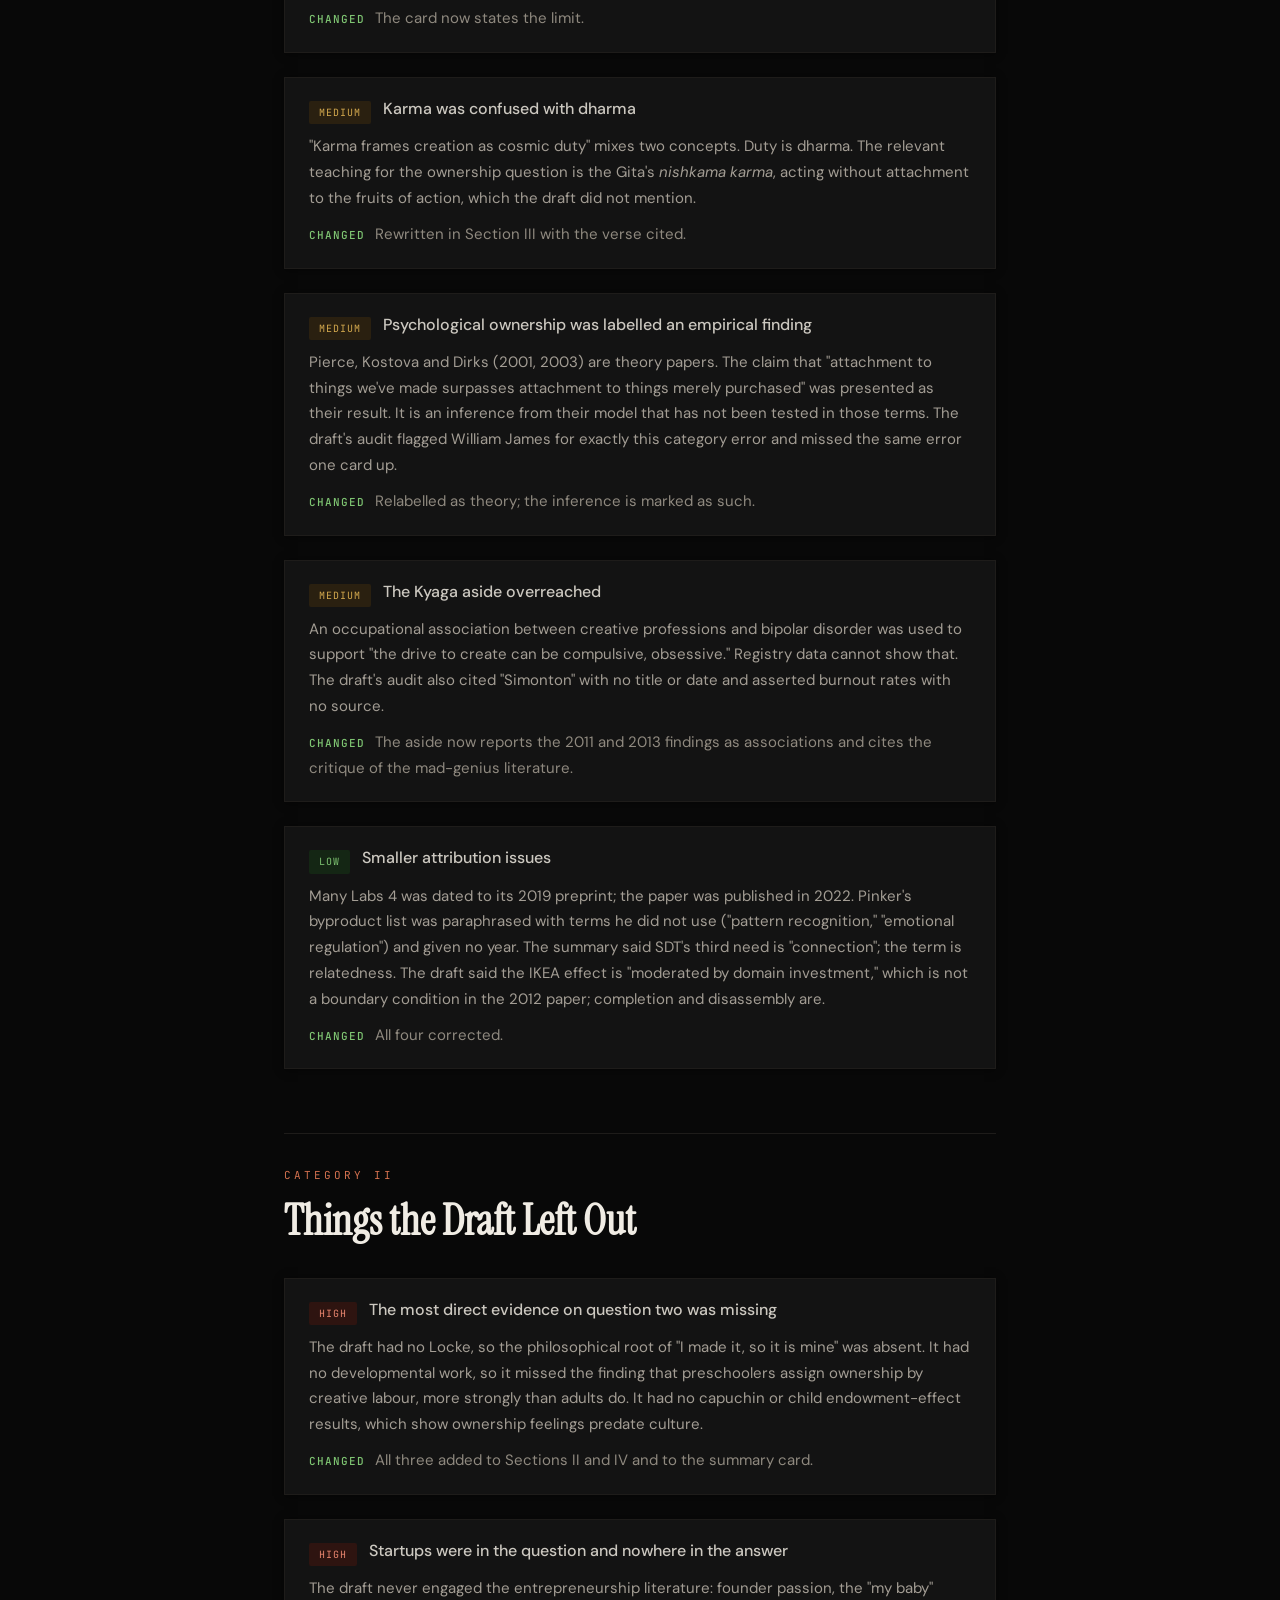
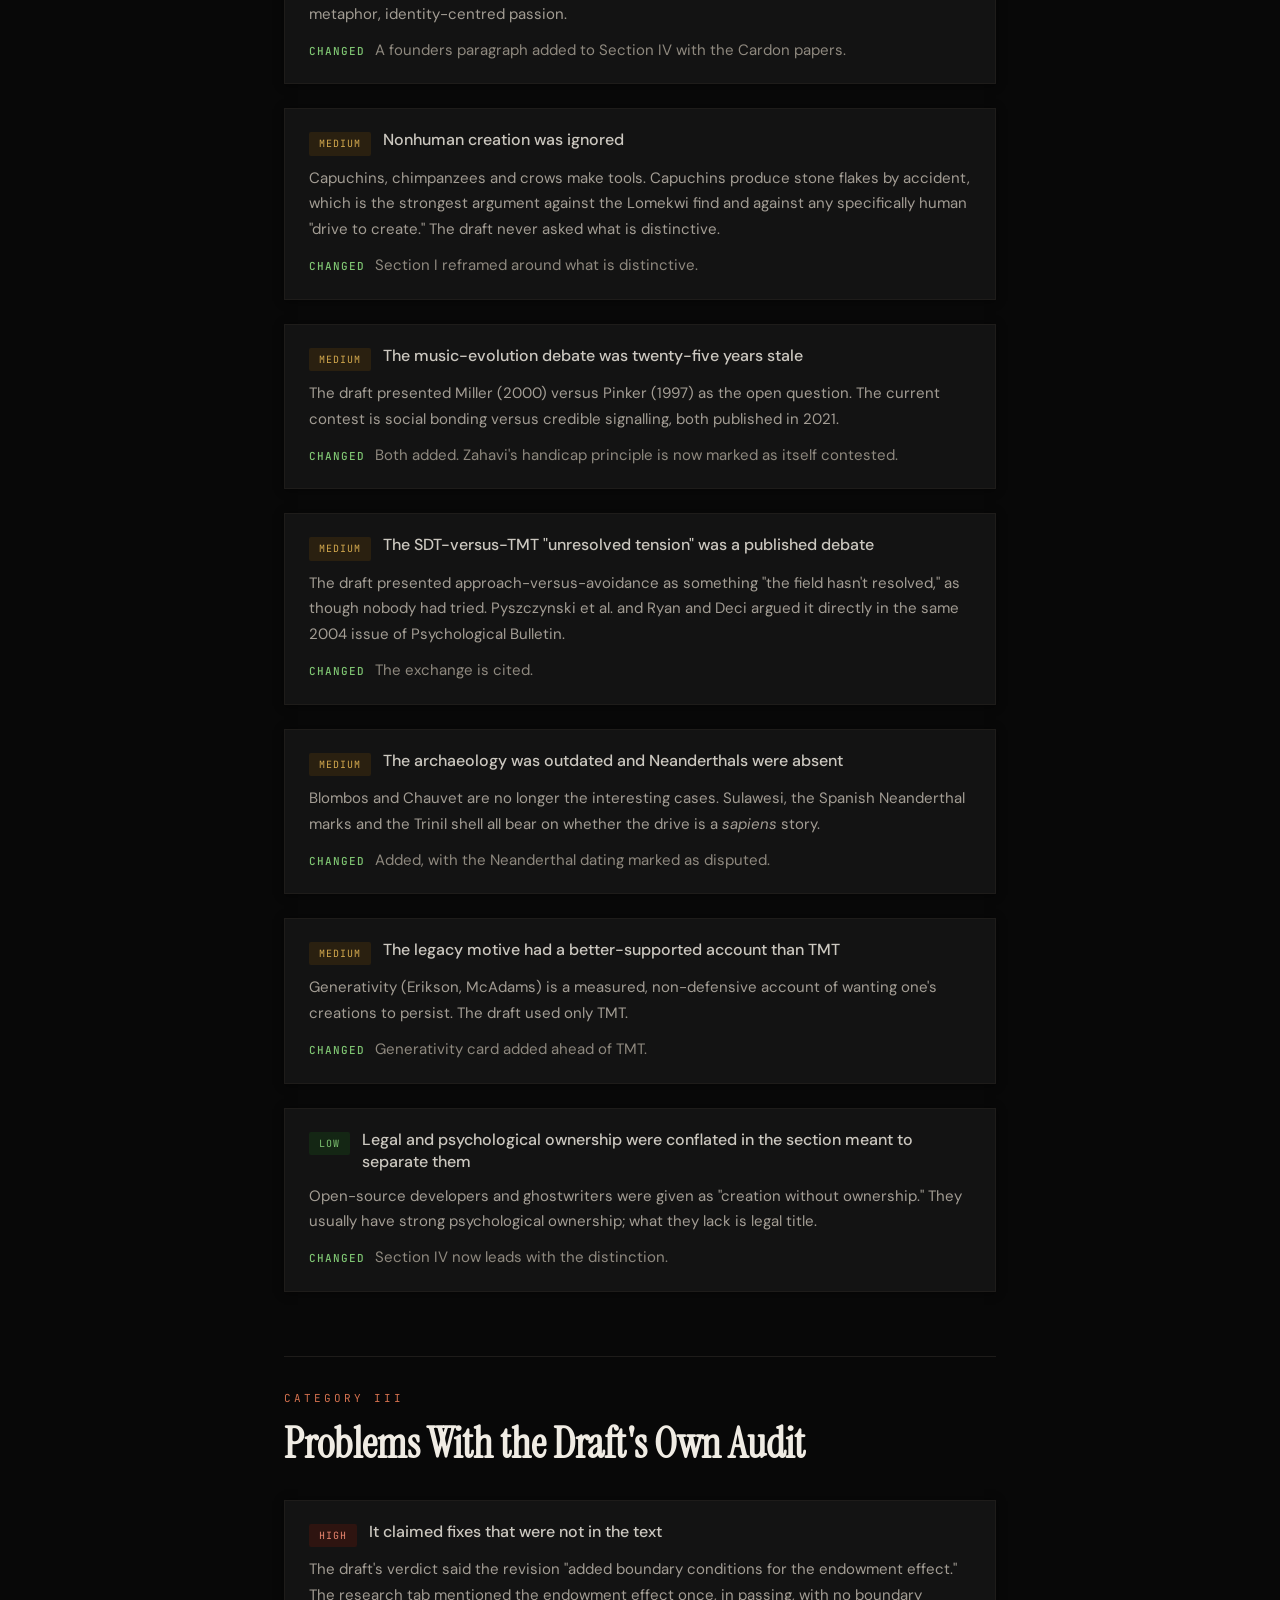
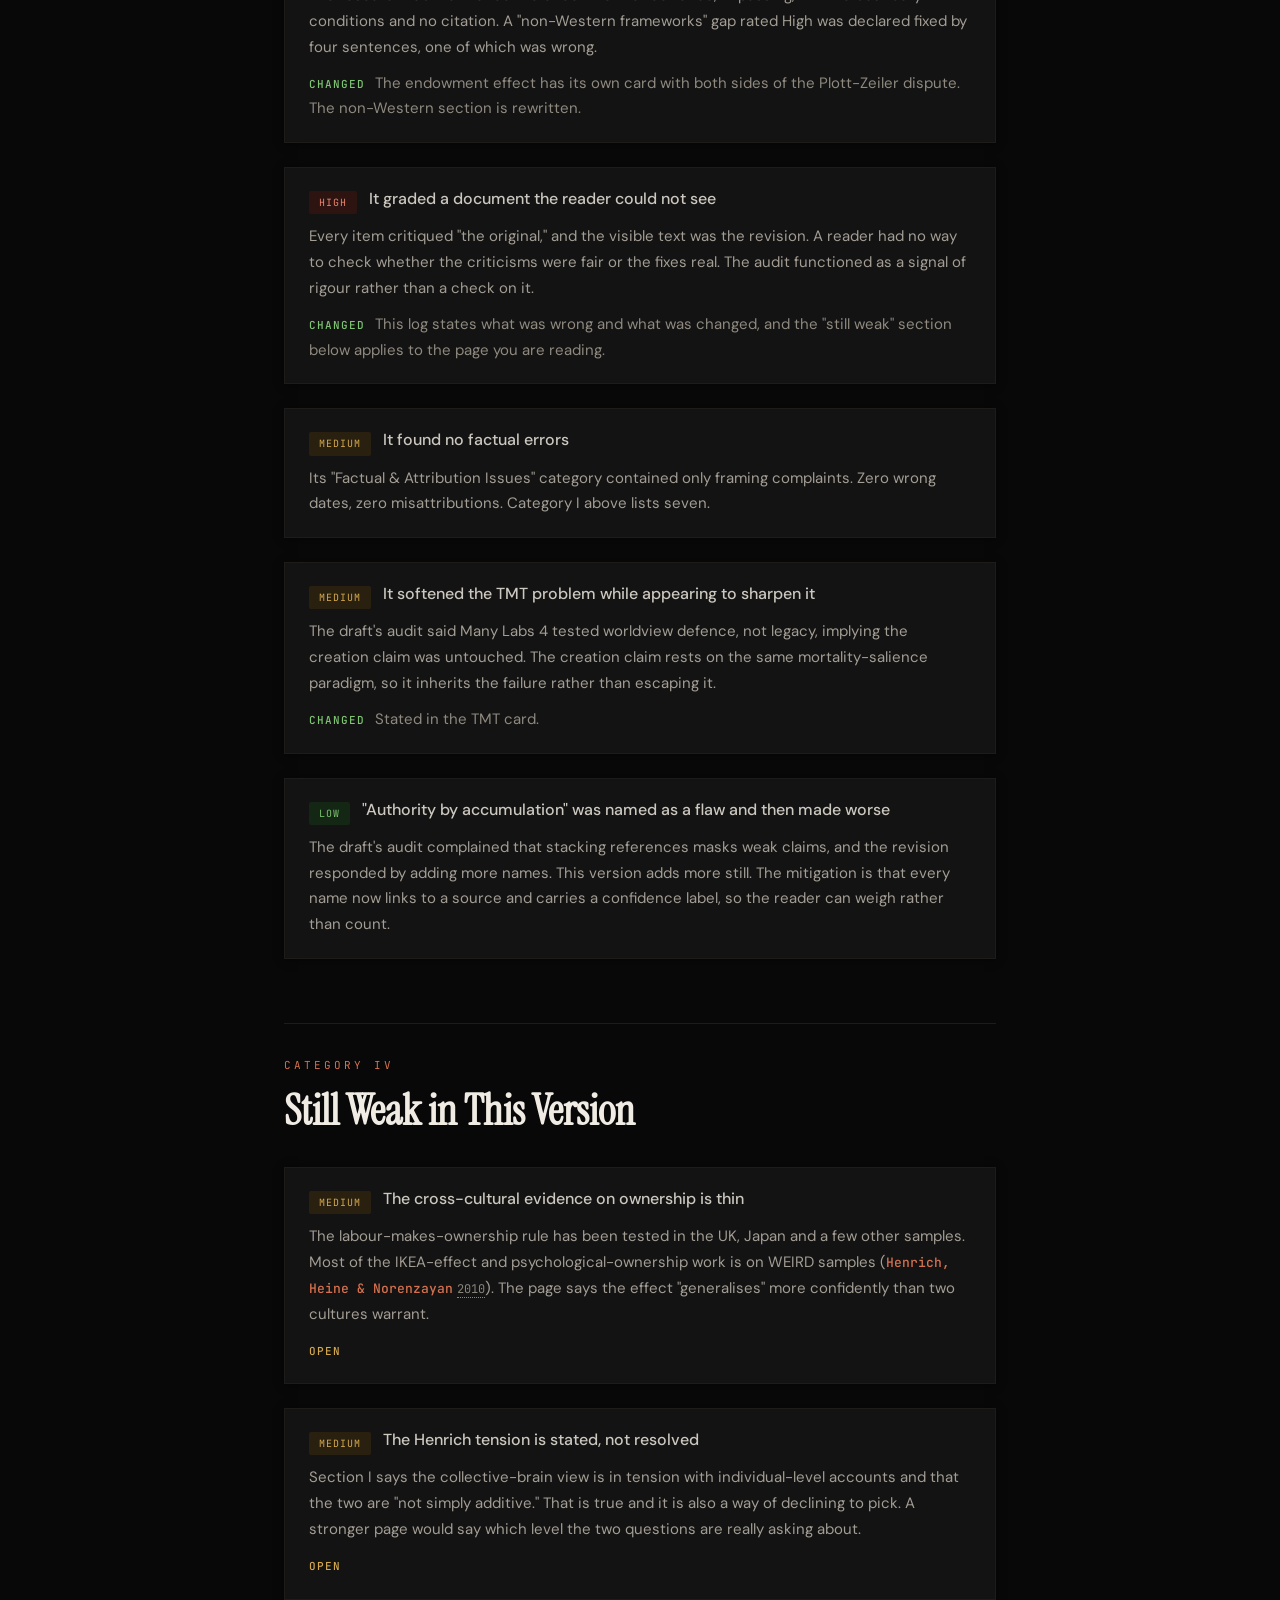
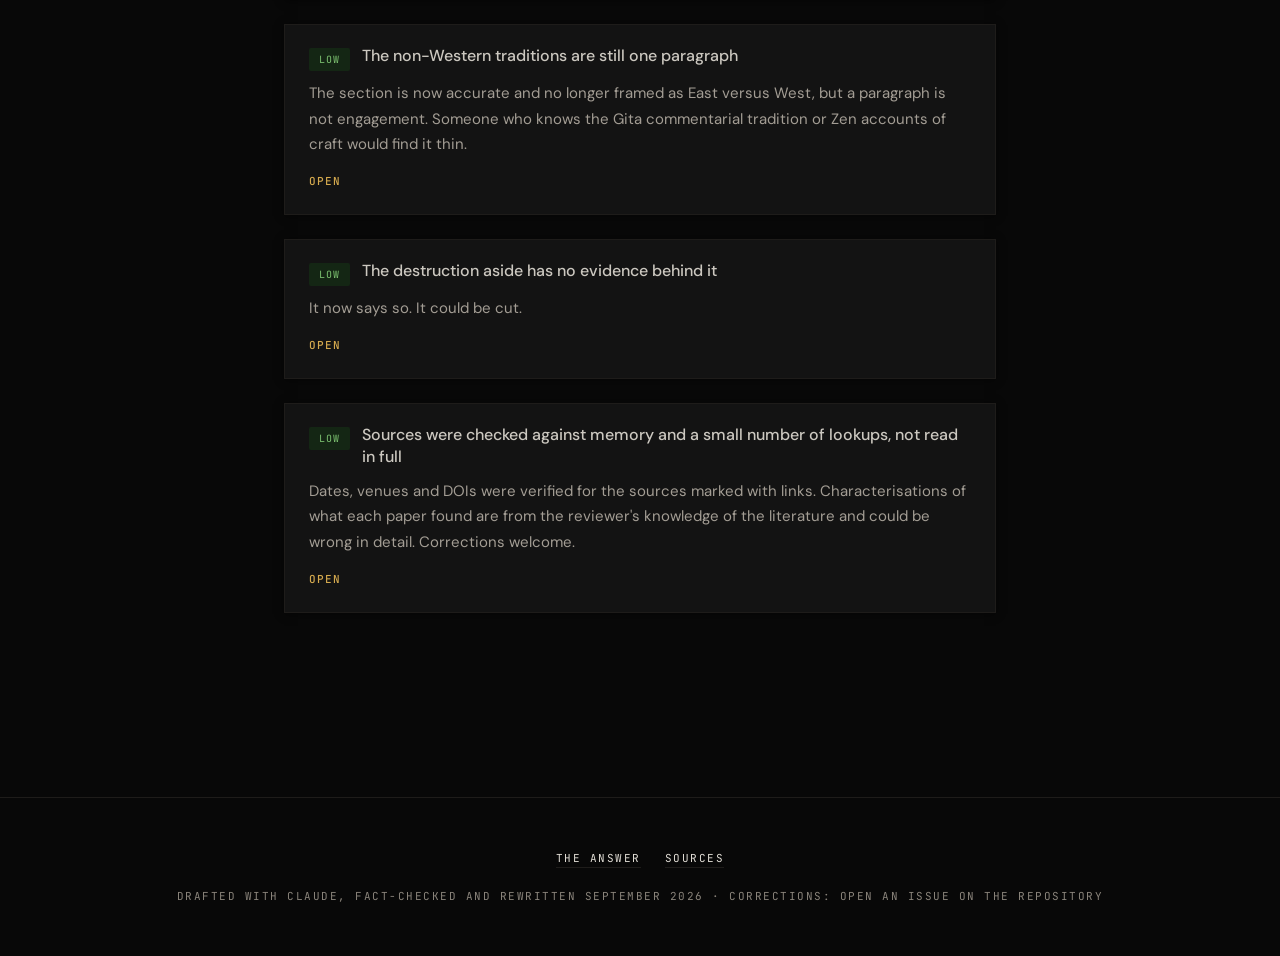
<file: review.html>
<!DOCTYPE html>
<html lang="en">
<head>
<meta charset="UTF-8">
<meta name="viewport" content="width=device-width, initial-scale=1.0">
<title>Review Log: Why Humans Create</title>
<meta name="description" content="What the first draft of Why Humans Create got wrong, what was changed, and what is still weak.">
<link href="https://fonts.googleapis.com/css2?family=Instrument+Serif:ital@0;1&family=DM+Sans:ital,wght@0,300;0,400;0,500;0,600;1,400&family=JetBrains+Mono:wght@400;500&display=swap" rel="stylesheet">
<link rel="stylesheet" href="style.css">
</head>
<body>

<div class="progress-track" aria-hidden="true"><div class="progress-fill" id="progressFill"></div></div>

<section class="hero compact">
  <span class="hero-label">Review Log</span>
  <h1>What the First Draft <em>Got Wrong</em></h1>
  <p class="hero-sub">Errors, omissions and unearned confidence in the earlier version of <a href="index.html">Why Do Humans Create?</a>, what was changed, and what is still weak.</p>
  <div class="hero-nav">
    <a href="index.html" class="primary">Back to the Answer</a>
    <a href="index.html#sources">Sources</a>
  </div>
</section>

<div class="content-wrap">

  <div class="section-block"><p>An earlier version of this page was drafted by an AI model and carried its own "critical audit" tab. An independent fact-check found that the audit contained no factual corrections, claimed fixes that were not in the text, and graded a draft the reader could not see. This log replaces it. It lists what was wrong in the previous version, what was changed, and what is still weak in the version you are reading. Items are ordered by how much they would have misled a reader.</p></div>

  <div class="section-block">
    <span class="section-num">Category I</span>
    <h2 class="section-title">Errors and Misattributions</h2>

    <div class="audit-item"><div class="audit-head"><span class="audit-severity severity-high">High</span><h4>Flow was described as one of the most reliable sources of happiness</h4></div><p>The draft said experience-sampling studies find "higher happiness during active creation than passive leisure." The best-known ESM result says almost the opposite: people are in flow more at work than at leisure and still prefer leisure (the paradox of work). Flow tracks concentration and challenge, not momentary happiness.</p><p class="fix"><b>Changed</b> Rewritten in Section II with the 1989 study cited. Removed from the summary cards.</p></div>

    <div class="audit-item"><div class="audit-head"><span class="audit-severity severity-high">High</span><h4>Mumford was made to say things about startups</h4></div><p>One sentence attributed a guild-to-factory-to-startup arc to a 1934 book. The book does not frame history as guilds versus factories, and could not have said anything about startup culture.</p><p class="fix"><b>Changed</b> The sentence is split. Mumford owns the historical claim; the startup extension is marked as ours.</p></div>

    <div class="audit-item"><div class="audit-head"><span class="audit-severity severity-med">Medium</span><h4>Dawkins' extended phenotype was misapplied to human culture</h4></div><p>The draft called human creations "an extraordinarily flexible extended phenotype." Dawkins limited the concept to artefacts under genetic influence and handled culture through memes instead.</p><p class="fix"><b>Changed</b> The card now states the limit.</p></div>

    <div class="audit-item"><div class="audit-head"><span class="audit-severity severity-med">Medium</span><h4>Karma was confused with dharma</h4></div><p>"Karma frames creation as cosmic duty" mixes two concepts. Duty is dharma. The relevant teaching for the ownership question is the Gita's <em>nishkama karma</em>, acting without attachment to the fruits of action, which the draft did not mention.</p><p class="fix"><b>Changed</b> Rewritten in Section III with the verse cited.</p></div>

    <div class="audit-item"><div class="audit-head"><span class="audit-severity severity-med">Medium</span><h4>Psychological ownership was labelled an empirical finding</h4></div><p>Pierce, Kostova and Dirks (2001, 2003) are theory papers. The claim that "attachment to things we've made surpasses attachment to things merely purchased" was presented as their result. It is an inference from their model that has not been tested in those terms. The draft's audit flagged William James for exactly this category error and missed the same error one card up.</p><p class="fix"><b>Changed</b> Relabelled as theory; the inference is marked as such.</p></div>

    <div class="audit-item"><div class="audit-head"><span class="audit-severity severity-med">Medium</span><h4>The Kyaga aside overreached</h4></div><p>An occupational association between creative professions and bipolar disorder was used to support "the drive to create can be compulsive, obsessive." Registry data cannot show that. The draft's audit also cited "Simonton" with no title or date and asserted burnout rates with no source.</p><p class="fix"><b>Changed</b> The aside now reports the 2011 and 2013 findings as associations and cites the critique of the mad-genius literature.</p></div>

    <div class="audit-item"><div class="audit-head"><span class="audit-severity severity-low">Low</span><h4>Smaller attribution issues</h4></div><p>Many Labs 4 was dated to its 2019 preprint; the paper was published in 2022. Pinker's byproduct list was paraphrased with terms he did not use ("pattern recognition," "emotional regulation") and given no year. The summary said SDT's third need is "connection"; the term is relatedness. The draft said the IKEA effect is "moderated by domain investment," which is not a boundary condition in the 2012 paper; completion and disassembly are.</p><p class="fix"><b>Changed</b> All four corrected.</p></div>
  </div>

  <div class="section-block">
    <span class="section-num">Category II</span>
    <h2 class="section-title">Things the Draft Left Out</h2>

    <div class="audit-item"><div class="audit-head"><span class="audit-severity severity-high">High</span><h4>The most direct evidence on question two was missing</h4></div><p>The draft had no Locke, so the philosophical root of "I made it, so it is mine" was absent. It had no developmental work, so it missed the finding that preschoolers assign ownership by creative labour, more strongly than adults do. It had no capuchin or child endowment-effect results, which show ownership feelings predate culture.</p><p class="fix"><b>Changed</b> All three added to Sections II and IV and to the summary card.</p></div>

    <div class="audit-item"><div class="audit-head"><span class="audit-severity severity-high">High</span><h4>Startups were in the question and nowhere in the answer</h4></div><p>The draft never engaged the entrepreneurship literature: founder passion, the "my baby" metaphor, identity-centred passion.</p><p class="fix"><b>Changed</b> A founders paragraph added to Section IV with the Cardon papers.</p></div>

    <div class="audit-item"><div class="audit-head"><span class="audit-severity severity-med">Medium</span><h4>Nonhuman creation was ignored</h4></div><p>Capuchins, chimpanzees and crows make tools. Capuchins produce stone flakes by accident, which is the strongest argument against the Lomekwi find and against any specifically human "drive to create." The draft never asked what is distinctive.</p><p class="fix"><b>Changed</b> Section I reframed around what is distinctive.</p></div>

    <div class="audit-item"><div class="audit-head"><span class="audit-severity severity-med">Medium</span><h4>The music-evolution debate was twenty-five years stale</h4></div><p>The draft presented Miller (2000) versus Pinker (1997) as the open question. The current contest is social bonding versus credible signalling, both published in 2021.</p><p class="fix"><b>Changed</b> Both added. Zahavi's handicap principle is now marked as itself contested.</p></div>

    <div class="audit-item"><div class="audit-head"><span class="audit-severity severity-med">Medium</span><h4>The SDT-versus-TMT "unresolved tension" was a published debate</h4></div><p>The draft presented approach-versus-avoidance as something "the field hasn't resolved," as though nobody had tried. Pyszczynski et al. and Ryan and Deci argued it directly in the same 2004 issue of Psychological Bulletin.</p><p class="fix"><b>Changed</b> The exchange is cited.</p></div>

    <div class="audit-item"><div class="audit-head"><span class="audit-severity severity-med">Medium</span><h4>The archaeology was outdated and Neanderthals were absent</h4></div><p>Blombos and Chauvet are no longer the interesting cases. Sulawesi, the Spanish Neanderthal marks and the Trinil shell all bear on whether the drive is a <em>sapiens</em> story.</p><p class="fix"><b>Changed</b> Added, with the Neanderthal dating marked as disputed.</p></div>

    <div class="audit-item"><div class="audit-head"><span class="audit-severity severity-med">Medium</span><h4>The legacy motive had a better-supported account than TMT</h4></div><p>Generativity (Erikson, McAdams) is a measured, non-defensive account of wanting one's creations to persist. The draft used only TMT.</p><p class="fix"><b>Changed</b> Generativity card added ahead of TMT.</p></div>

    <div class="audit-item"><div class="audit-head"><span class="audit-severity severity-low">Low</span><h4>Legal and psychological ownership were conflated in the section meant to separate them</h4></div><p>Open-source developers and ghostwriters were given as "creation without ownership." They usually have strong psychological ownership; what they lack is legal title.</p><p class="fix"><b>Changed</b> Section IV now leads with the distinction.</p></div>
  </div>

  <div class="section-block">
    <span class="section-num">Category III</span>
    <h2 class="section-title">Problems With the Draft's Own Audit</h2>

    <div class="audit-item"><div class="audit-head"><span class="audit-severity severity-high">High</span><h4>It claimed fixes that were not in the text</h4></div><p>The draft's verdict said the revision "added boundary conditions for the endowment effect." The research tab mentioned the endowment effect once, in passing, with no boundary conditions and no citation. A "non-Western frameworks" gap rated High was declared fixed by four sentences, one of which was wrong.</p><p class="fix"><b>Changed</b> The endowment effect has its own card with both sides of the Plott-Zeiler dispute. The non-Western section is rewritten.</p></div>

    <div class="audit-item"><div class="audit-head"><span class="audit-severity severity-high">High</span><h4>It graded a document the reader could not see</h4></div><p>Every item critiqued "the original," and the visible text was the revision. A reader had no way to check whether the criticisms were fair or the fixes real. The audit functioned as a signal of rigour rather than a check on it.</p><p class="fix"><b>Changed</b> This log states what was wrong and what was changed, and the "still weak" section below applies to the page you are reading.</p></div>

    <div class="audit-item"><div class="audit-head"><span class="audit-severity severity-med">Medium</span><h4>It found no factual errors</h4></div><p>Its "Factual &amp; Attribution Issues" category contained only framing complaints. Zero wrong dates, zero misattributions. Category I above lists seven.</p></div>

    <div class="audit-item"><div class="audit-head"><span class="audit-severity severity-med">Medium</span><h4>It softened the TMT problem while appearing to sharpen it</h4></div><p>The draft's audit said Many Labs 4 tested worldview defence, not legacy, implying the creation claim was untouched. The creation claim rests on the same mortality-salience paradigm, so it inherits the failure rather than escaping it.</p><p class="fix"><b>Changed</b> Stated in the TMT card.</p></div>

    <div class="audit-item"><div class="audit-head"><span class="audit-severity severity-low">Low</span><h4>"Authority by accumulation" was named as a flaw and then made worse</h4></div><p>The draft's audit complained that stacking references masks weak claims, and the revision responded by adding more names. This version adds more still. The mitigation is that every name now links to a source and carries a confidence label, so the reader can weigh rather than count.</p></div>
  </div>

  <div class="section-block">
    <span class="section-num">Category IV</span>
    <h2 class="section-title">Still Weak in This Version</h2>

    <div class="audit-item"><div class="audit-head"><span class="audit-severity severity-med">Medium</span><h4>The cross-cultural evidence on ownership is thin</h4></div><p>The labour-makes-ownership rule has been tested in the UK, Japan and a few other samples. Most of the IKEA-effect and psychological-ownership work is on WEIRD samples (<span class="researcher">Henrich, Heine &amp; Norenzayan</span> <a class="cite" href="index.html#ref-henrich2010">2010</a>). The page says the effect "generalises" more confidently than two cultures warrant.</p><p class="fix"><b class="open">Open</b></p></div>

    <div class="audit-item"><div class="audit-head"><span class="audit-severity severity-med">Medium</span><h4>The Henrich tension is stated, not resolved</h4></div><p>Section I says the collective-brain view is in tension with individual-level accounts and that the two are "not simply additive." That is true and it is also a way of declining to pick. A stronger page would say which level the two questions are really asking about.</p><p class="fix"><b class="open">Open</b></p></div>

    <div class="audit-item"><div class="audit-head"><span class="audit-severity severity-low">Low</span><h4>The non-Western traditions are still one paragraph</h4></div><p>The section is now accurate and no longer framed as East versus West, but a paragraph is not engagement. Someone who knows the Gita commentarial tradition or Zen accounts of craft would find it thin.</p><p class="fix"><b class="open">Open</b></p></div>

    <div class="audit-item"><div class="audit-head"><span class="audit-severity severity-low">Low</span><h4>The destruction aside has no evidence behind it</h4></div><p>It now says so. It could be cut.</p><p class="fix"><b class="open">Open</b></p></div>

    <div class="audit-item"><div class="audit-head"><span class="audit-severity severity-low">Low</span><h4>Sources were checked against memory and a small number of lookups, not read in full</h4></div><p>Dates, venues and DOIs were verified for the sources marked with links. Characterisations of what each paper found are from the reviewer's knowledge of the literature and could be wrong in detail. Corrections welcome.</p><p class="fix"><b class="open">Open</b></p></div>
  </div>

</div>

<div class="footer">
  <div class="footer-links"><a href="index.html">The Answer</a><a href="index.html#sources">Sources</a></div>
  Drafted with Claude, fact-checked and rewritten September 2026 · Corrections: open an issue on the repository
</div>

<script>
  window.addEventListener('scroll', function () {
    var h = document.documentElement;
    var max = h.scrollHeight - h.clientHeight;
    document.getElementById('progressFill').style.width = (max > 0 ? (h.scrollTop / max) * 100 : 0) + '%';
  });
</script>

</body>
</html>
</file>
<file: style.css>
:root {
    --ink: #e2ded6;
    --paper: #080808;
    --accent: #d4714f;
    --accent-light: #e8956e;
    --muted: #8a847b;
    --text-body: #a39d94;
    --text-card: #8f897f;
    --section-bg: #0e0e0e;
    --card-bg: #131313;
    --border: #1e1c1a;
    --shadow: rgba(0, 0, 0, 0.5);
  }

  * { margin: 0; padding: 0; box-sizing: border-box; }

  body {
    font-family: 'DM Sans', sans-serif;
    background: var(--paper);
    color: var(--ink);
    line-height: 1.72;
    font-size: 17px;
    -webkit-font-smoothing: antialiased;
  }

  a { color: var(--accent-light); }
  a:focus-visible, button:focus-visible { outline: 2px solid var(--accent-light); outline-offset: 3px; }

  /* HERO */
  .hero {
    min-height: 100vh;
    display: flex;
    flex-direction: column;
    justify-content: center;
    align-items: center;
    text-align: center;
    padding: 60px 24px;
    position: relative;
    overflow: hidden;
    background: #030303;
  }

  .hero::before {
    content: '';
    position: absolute;
    inset: 0;
    background:
      radial-gradient(ellipse 700px 500px at 25% 35%, rgba(212, 113, 79, 0.08), transparent),
      radial-gradient(ellipse 500px 500px at 75% 65%, rgba(232, 213, 160, 0.03), transparent);
    pointer-events: none;
  }

  .hero-label {
    font-family: 'JetBrains Mono', monospace;
    font-size: 11px;
    letter-spacing: 4px;
    text-transform: uppercase;
    color: var(--accent-light);
    margin-bottom: 32px;
    opacity: 0;
    animation: fadeUp 0.8s ease 0.2s forwards;
    position: relative; z-index: 1;
  }

  .hero h1 {
    font-family: 'Instrument Serif', serif;
    font-size: clamp(42px, 7vw, 96px);
    color: #f0ece4;
    line-height: 1.08;
    max-width: 800px;
    margin-bottom: 28px;
    opacity: 0;
    animation: fadeUp 0.8s ease 0.4s forwards;
    position: relative; z-index: 1;
  }

  .hero h1 em { font-style: italic; color: var(--accent-light); }

  .hero-sub {
    font-size: 18px;
    color: rgba(226, 222, 214, 0.62);
    max-width: 560px;
    line-height: 1.7;
    margin-bottom: 48px;
    opacity: 0;
    animation: fadeUp 0.8s ease 0.6s forwards;
    position: relative; z-index: 1;
  }

  .hero-prov {
    font-family: 'JetBrains Mono', monospace;
    font-size: 11px; letter-spacing: 1px;
    color: rgba(226, 222, 214, 0.5);
    max-width: 560px; line-height: 1.8;
    margin-bottom: 44px;
    opacity: 0; animation: fadeUp 0.8s ease 0.7s forwards;
    position: relative; z-index: 1;
  }

  .hero-nav {
    display: flex; gap: 16px; flex-wrap: wrap; justify-content: center;
    opacity: 0; animation: fadeUp 0.8s ease 0.8s forwards;
    position: relative; z-index: 1;
  }

  .hero-nav a, .hero-nav button {
    font-family: 'JetBrains Mono', monospace;
    font-size: 12px; letter-spacing: 1.5px; text-transform: uppercase;
    text-decoration: none; color: #f0ece4; background: none; cursor: pointer;
    padding: 14px 28px;
    border: 1px solid rgba(226, 222, 214, 0.2);
    transition: all 0.3s ease;
  }

  .hero-nav a:hover, .hero-nav button:hover { background: var(--accent); border-color: var(--accent); }
  .hero-nav .primary { background: var(--accent); border-color: var(--accent); }
  .hero-nav .primary:hover { background: var(--accent-light); border-color: var(--accent-light); }

  @keyframes fadeUp {
    from { opacity: 0; transform: translateY(24px); }
    to { opacity: 1; transform: translateY(0); }
  }

  @media (prefers-reduced-motion: reduce) {
    .hero-label, .hero h1, .hero-sub, .hero-prov, .hero-nav { animation: none; opacity: 1; }
  }

  /* TLDR */
  .tldr-section {
    background: linear-gradient(180deg, #030303, #060606 40%, var(--paper) 100%);
    padding: 80px 24px 72px;
  }

  .tldr-inner {
    max-width: 900px; margin: 0 auto;
    display: grid; grid-template-columns: 1fr 1fr; gap: 28px;
  }

  .tldr-label {
    grid-column: 1 / -1; text-align: center;
    font-family: 'JetBrains Mono', monospace;
    font-size: 11px; letter-spacing: 4px; text-transform: uppercase;
    color: var(--accent-light); margin-bottom: 12px;
  }

  .tldr-card {
    background: rgba(255, 255, 255, 0.015);
    border: 1px solid rgba(226, 222, 214, 0.08);
    padding: 36px 32px; position: relative;
  }

  .tldr-card .tldr-q-num {
    font-family: 'Instrument Serif', serif; font-size: 52px;
    color: rgba(212, 113, 79, 0.14);
    position: absolute; top: 14px; right: 24px; line-height: 1;
  }

  .tldr-card h3 {
    font-family: 'Instrument Serif', serif; font-size: 22px;
    color: #f0ece4; line-height: 1.25; margin-bottom: 18px; max-width: 88%;
  }

  .tldr-card p {
    font-size: 14.5px; line-height: 1.78;
    color: rgba(226, 222, 214, 0.62); margin-bottom: 14px;
  }
  .tldr-card p:last-child { margin-bottom: 0; }
  .tldr-card p strong { color: rgba(226, 222, 214, 0.9); font-weight: 500; }

  .confidence {
    font-family: 'JetBrains Mono', monospace; font-size: 11px; letter-spacing: 1px;
    text-transform: uppercase; color: var(--muted);
    border-top: 1px solid rgba(226, 222, 214, 0.08); padding-top: 12px; margin-top: 16px;
  }
  .confidence b { color: #d4a94e; font-weight: 500; }

  @media (max-width: 720px) {
    .tldr-inner { grid-template-columns: 1fr; }
    .tldr-section { padding: 60px 18px 48px; }
    .tldr-card { padding: 28px 24px; }
  }

  /* TABS */
  .tab-bar {
    position: sticky; top: 0; z-index: 100;
    background: rgba(8, 8, 8, 0.88);
    backdrop-filter: blur(20px); -webkit-backdrop-filter: blur(20px);
    border-bottom: 1px solid var(--border);
    display: flex; justify-content: center; padding: 0 24px;
  }

  .tab-btn {
    font-family: 'JetBrains Mono', monospace;
    font-size: 11px; letter-spacing: 2px; text-transform: uppercase;
    background: none; border: none; color: var(--muted);
    padding: 20px 28px; cursor: pointer; position: relative;
    transition: color 0.3s ease;
  }

  .tab-btn::after {
    content: ''; position: absolute; bottom: 0; left: 50%; transform: translateX(-50%);
    width: 0; height: 2px; background: var(--accent); transition: width 0.3s ease;
  }

  .tab-btn[aria-selected="true"] { color: var(--ink); }
  .tab-btn[aria-selected="true"]::after { width: 60%; }
  .tab-btn:hover { color: var(--ink); }

  /* CONTENT */
  .panel { display: none; }
  .panel.active { display: block; }

  .content-wrap { max-width: 760px; margin: 0 auto; padding: 64px 24px 120px; }

  .section-num {
    font-family: 'JetBrains Mono', monospace;
    font-size: 11px; letter-spacing: 3px; text-transform: uppercase;
    color: var(--accent); display: block; margin-bottom: 12px;
  }

  h2.section-title {
    font-family: 'Instrument Serif', serif;
    font-size: clamp(30px, 4.5vw, 42px); line-height: 1.15;
    margin-bottom: 32px; color: #f0ece4;
  }

  h3.sub-title {
    font-family: 'Instrument Serif', serif;
    font-size: 24px; line-height: 1.3; margin: 40px 0 16px; color: #ddd8d0;
  }

  .section-block { margin-bottom: 64px; padding-top: 32px; }
  .section-block + .section-block { border-top: 1px solid var(--border); }

  p { margin-bottom: 20px; color: var(--text-body); font-weight: 400; }
  ul.plain { margin: 0 0 20px 22px; color: var(--text-body); }
  ul.plain li { margin-bottom: 10px; }

  /* LEGEND */
  .legend {
    display: flex; flex-wrap: wrap; gap: 10px 18px; margin: 0 0 36px;
    padding: 18px 22px; border: 1px solid var(--border); background: var(--section-bg);
  }
  .legend .legend-title {
    flex-basis: 100%; font-family: 'JetBrains Mono', monospace; font-size: 10px;
    letter-spacing: 2.5px; text-transform: uppercase; color: var(--muted); margin-bottom: 4px;
  }
  .legend span.tag { font-size: 13px; color: var(--text-body); }
  .tag { display: inline-block; font-family: 'JetBrains Mono', monospace; font-size: 10px; letter-spacing: 2px; text-transform: uppercase; padding: 2px 8px; border-radius: 2px; margin-right: 8px; }
  .tag-empirical { background: #142614; color: #7ec472; }
  .tag-theory { background: #12202a; color: #6fb2d4; }
  .tag-contested { background: #2e1410; color: #e8856e; }
  .tag-historical { background: #24201a; color: #c9b184; }

  /* CONCEPT CARDS */
  .concept-card {
    background: var(--card-bg); border-left: 3px solid var(--accent);
    padding: 24px 28px; margin: 28px 0; box-shadow: 0 2px 16px var(--shadow);
  }

  .concept-card .card-label { margin-bottom: 10px; }

  .concept-card .card-title {
    font-family: 'Instrument Serif', serif; font-size: 20px;
    margin-bottom: 8px; color: #ddd8d0;
  }

  .concept-card p { font-size: 15px; margin-bottom: 12px; color: var(--text-card); }
  .concept-card p:last-child { margin-bottom: 0; }

  /* TENSION CALLOUT */
  .tension-box {
    background: linear-gradient(135deg, #0d0c0a, #12100e);
    border: 1px solid var(--border); padding: 28px 32px; margin: 32px 0;
    position: relative;
  }

  .tension-box .tension-label {
    font-family: 'JetBrains Mono', monospace;
    font-size: 10px; letter-spacing: 2.5px; text-transform: uppercase;
    color: var(--accent); margin-bottom: 10px;
  }

  .tension-box p { font-size: 15.5px; margin-bottom: 12px; color: var(--text-body); }
  .tension-box p:last-child { margin-bottom: 0; }

  .researcher { font-family: 'JetBrains Mono', monospace; font-size: 13px; font-weight: 500; color: var(--accent); }
  a.cite { font-family: 'JetBrains Mono', monospace; font-size: 12px; color: var(--muted); text-decoration: none; border-bottom: 1px dotted var(--muted); }
  a.cite:hover { color: var(--accent-light); border-bottom-color: var(--accent-light); }
  strong { font-weight: 600; color: var(--ink); }
  em { font-style: italic; }

  /* REVIEW LOG */
  .audit-item {
    background: var(--card-bg); border: 1px solid var(--border);
    margin: 24px 0; box-shadow: 0 1px 8px var(--shadow); padding: 20px 24px;
  }
  .audit-head { display: flex; align-items: flex-start; gap: 12px; margin-bottom: 10px; }
  .audit-severity {
    font-family: 'JetBrains Mono', monospace;
    font-size: 10px; letter-spacing: 1px; text-transform: uppercase;
    padding: 3px 10px; border-radius: 2px; flex-shrink: 0; margin-top: 3px;
  }
  .severity-high { background: #2e1410; color: #e8856e; }
  .severity-med { background: #2a2010; color: #d4a94e; }
  .severity-low { background: #142614; color: #7ec472; }
  .audit-head h4 { font-family: 'DM Sans', sans-serif; font-size: 16px; font-weight: 500; color: #ccc8c0; line-height: 1.4; }
  .audit-item p { font-size: 15px; margin-bottom: 10px; }
  .audit-item p:last-child { margin-bottom: 0; }
  .audit-item .fix { color: var(--text-card); }
  .audit-item .fix b { color: #7ec472; font-weight: 500; font-family: 'JetBrains Mono', monospace; font-size: 11px; letter-spacing: 1px; text-transform: uppercase; margin-right: 6px; }
  .audit-item .fix b.open { color: #d4a94e; }

  .aside-note {
    font-size: 14px; color: var(--muted);
    border-left: 2px solid var(--border); padding-left: 16px;
    margin: 24px 0; font-style: italic;
  }

  /* SOURCES */
  .sources ol { margin: 0 0 0 22px; color: var(--text-body); font-size: 14.5px; }
  .sources li { margin-bottom: 12px; line-height: 1.6; scroll-margin-top: 84px; }
  .section-block { scroll-margin-top: 72px; }
  .sources li:target { background: rgba(212, 113, 79, 0.08); outline: 1px solid rgba(212,113,79,0.3); padding: 4px 8px; }
  .sources a { color: var(--accent-light); text-decoration: none; border-bottom: 1px dotted var(--accent-light); word-break: break-all; }

  .progress-track { position: fixed; top: 0; left: 0; width: 100%; height: 3px; z-index: 200; }
  .progress-fill { height: 100%; width: 0%; background: var(--accent); transition: width 0.1s linear; }

  .footer {
    text-align: center; padding: 48px 24px; border-top: 1px solid var(--border);
    font-family: 'JetBrains Mono', monospace;
    font-size: 11px; letter-spacing: 1.5px; text-transform: uppercase; color: var(--muted);
    line-height: 2.2;
  }

  @media (max-width: 640px) {
    .content-wrap { padding: 40px 18px 80px; }
    .tab-btn { padding: 16px 14px; font-size: 10px; letter-spacing: 1.5px; }
    .concept-card { padding: 20px; }
    .tension-box { padding: 24px 20px; }
    .hero-nav a, .hero-nav button { padding: 12px 20px; }
  }
  /* Compact hero for secondary pages */
  .hero.compact { min-height: 0; padding: 120px 24px 72px; }
  .hero.compact h1 { font-size: clamp(36px, 5.5vw, 64px); }
  .footer a { color: var(--ink); text-decoration: none; border-bottom: 1px solid var(--border); padding-bottom: 2px; }
  .footer a:hover { color: var(--accent-light); border-bottom-color: var(--accent-light); }
  .footer-links { margin-bottom: 14px; }
  .footer-links a + a { margin-left: 24px; }
</file>
